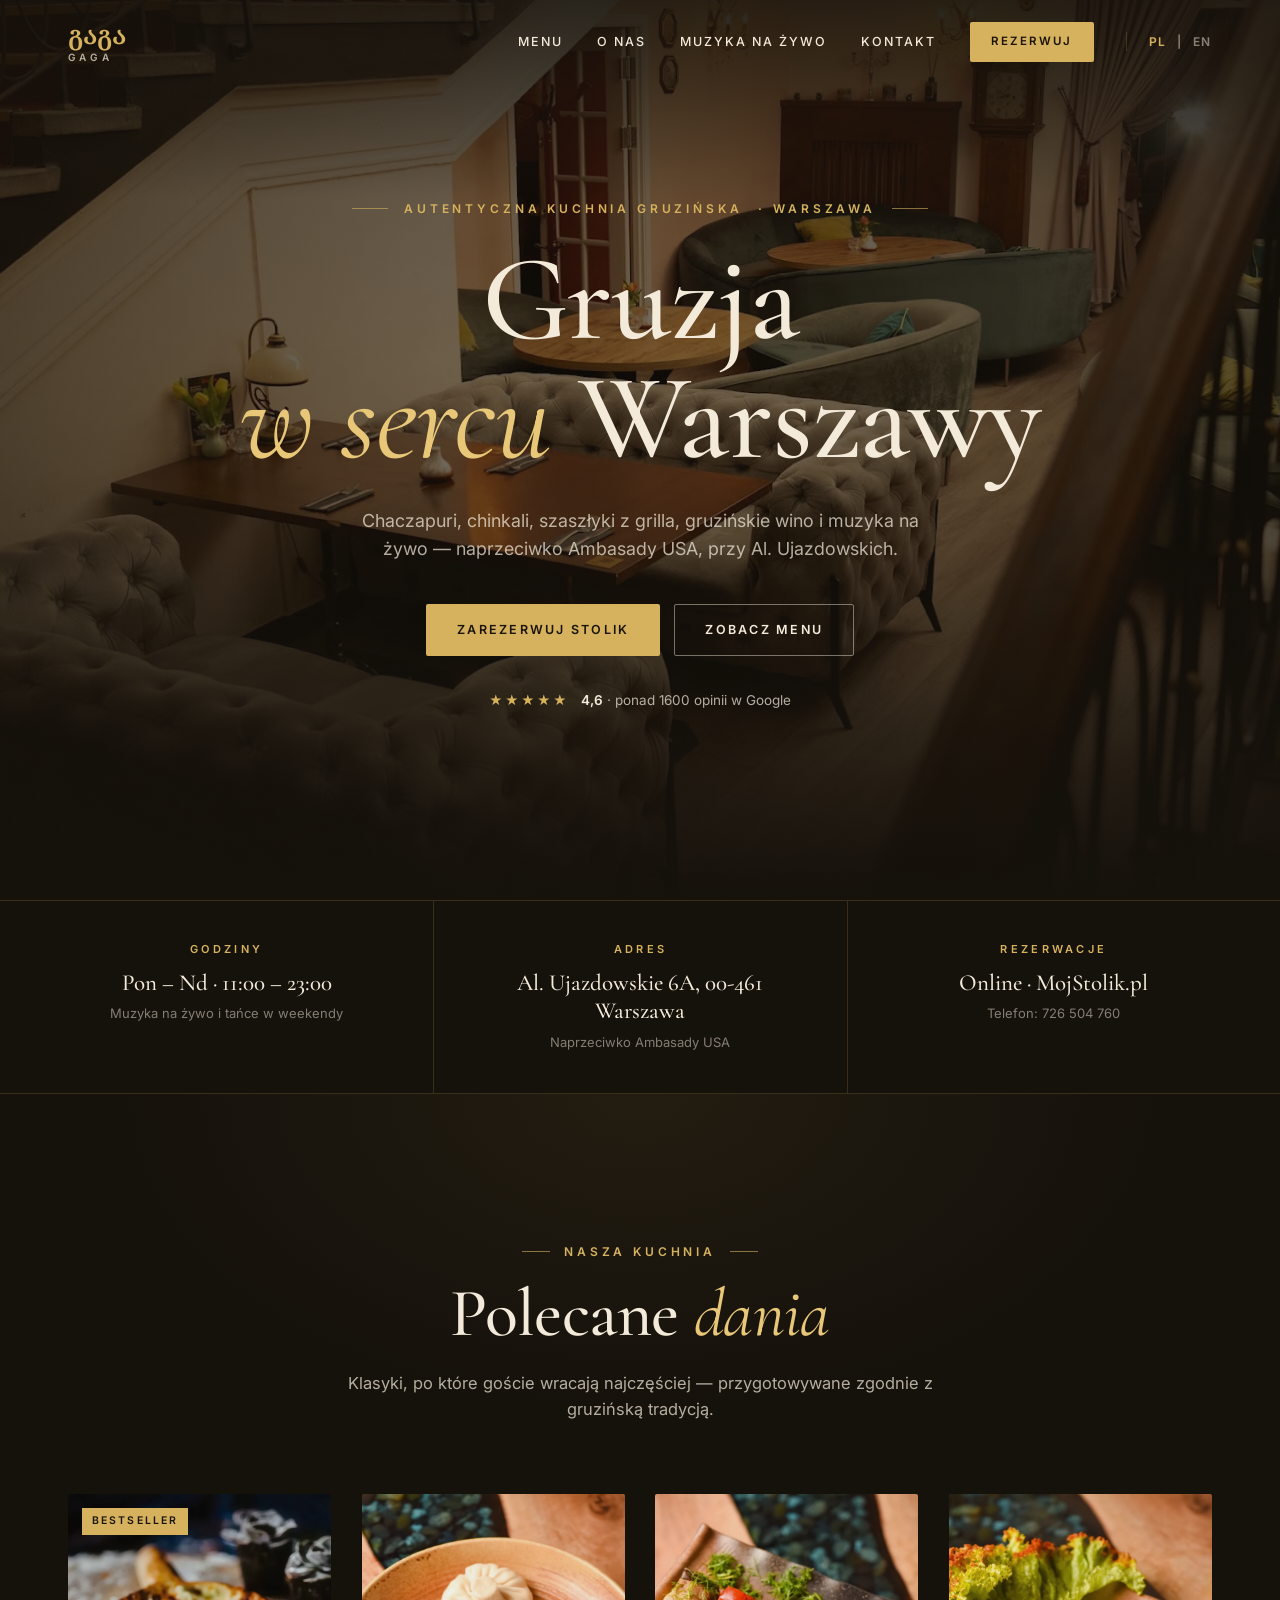
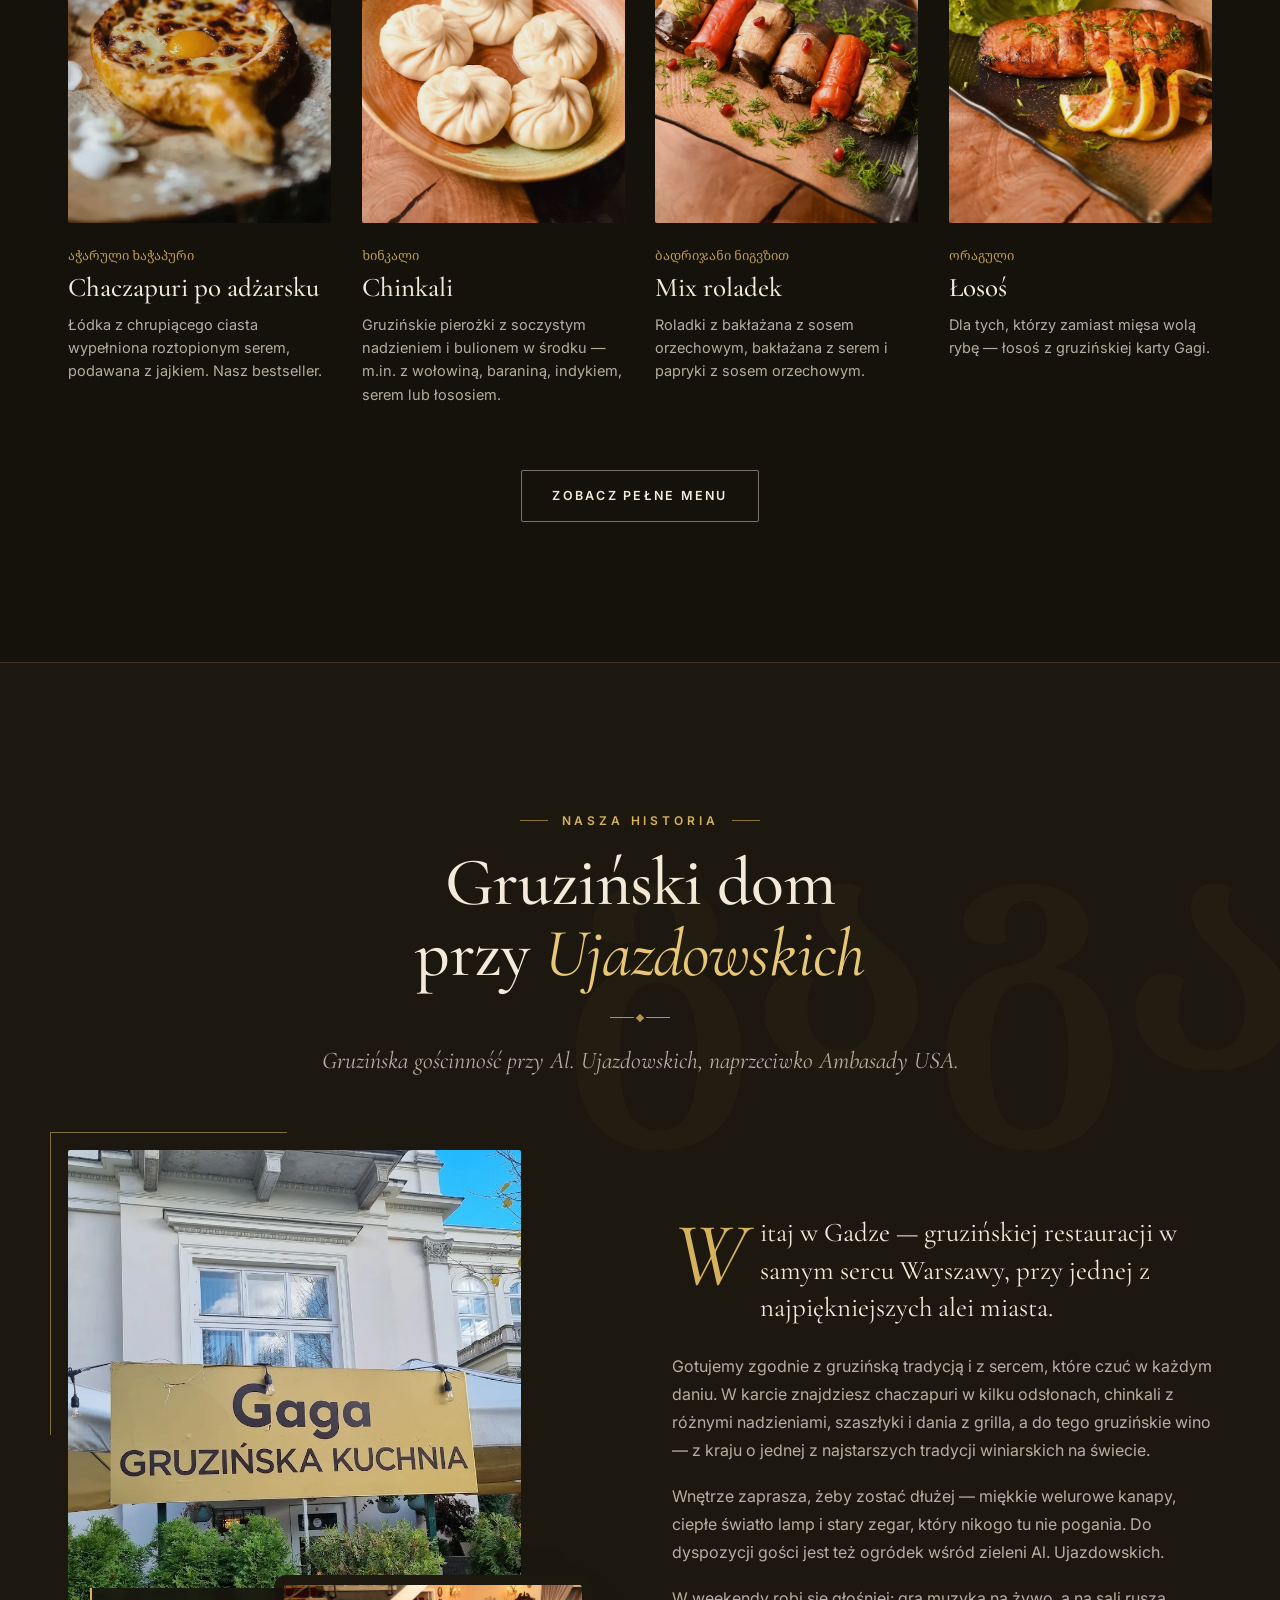
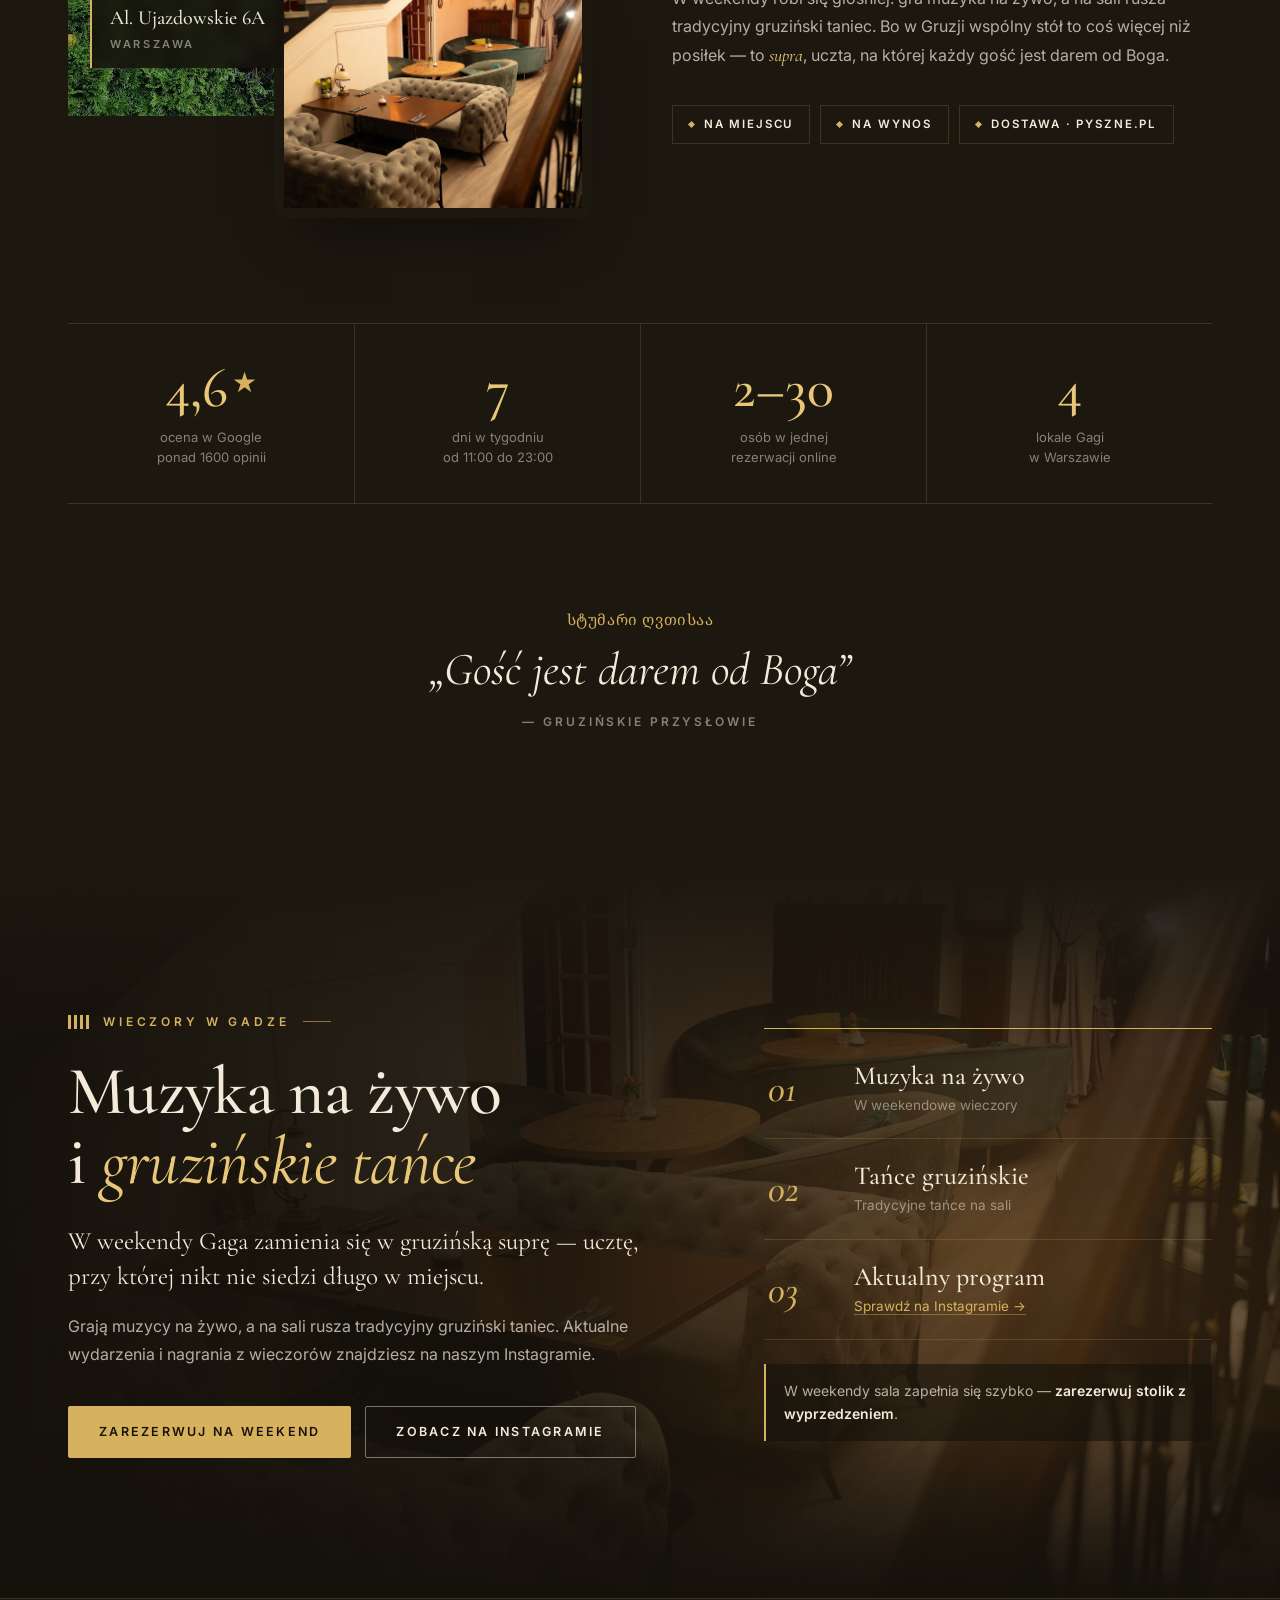
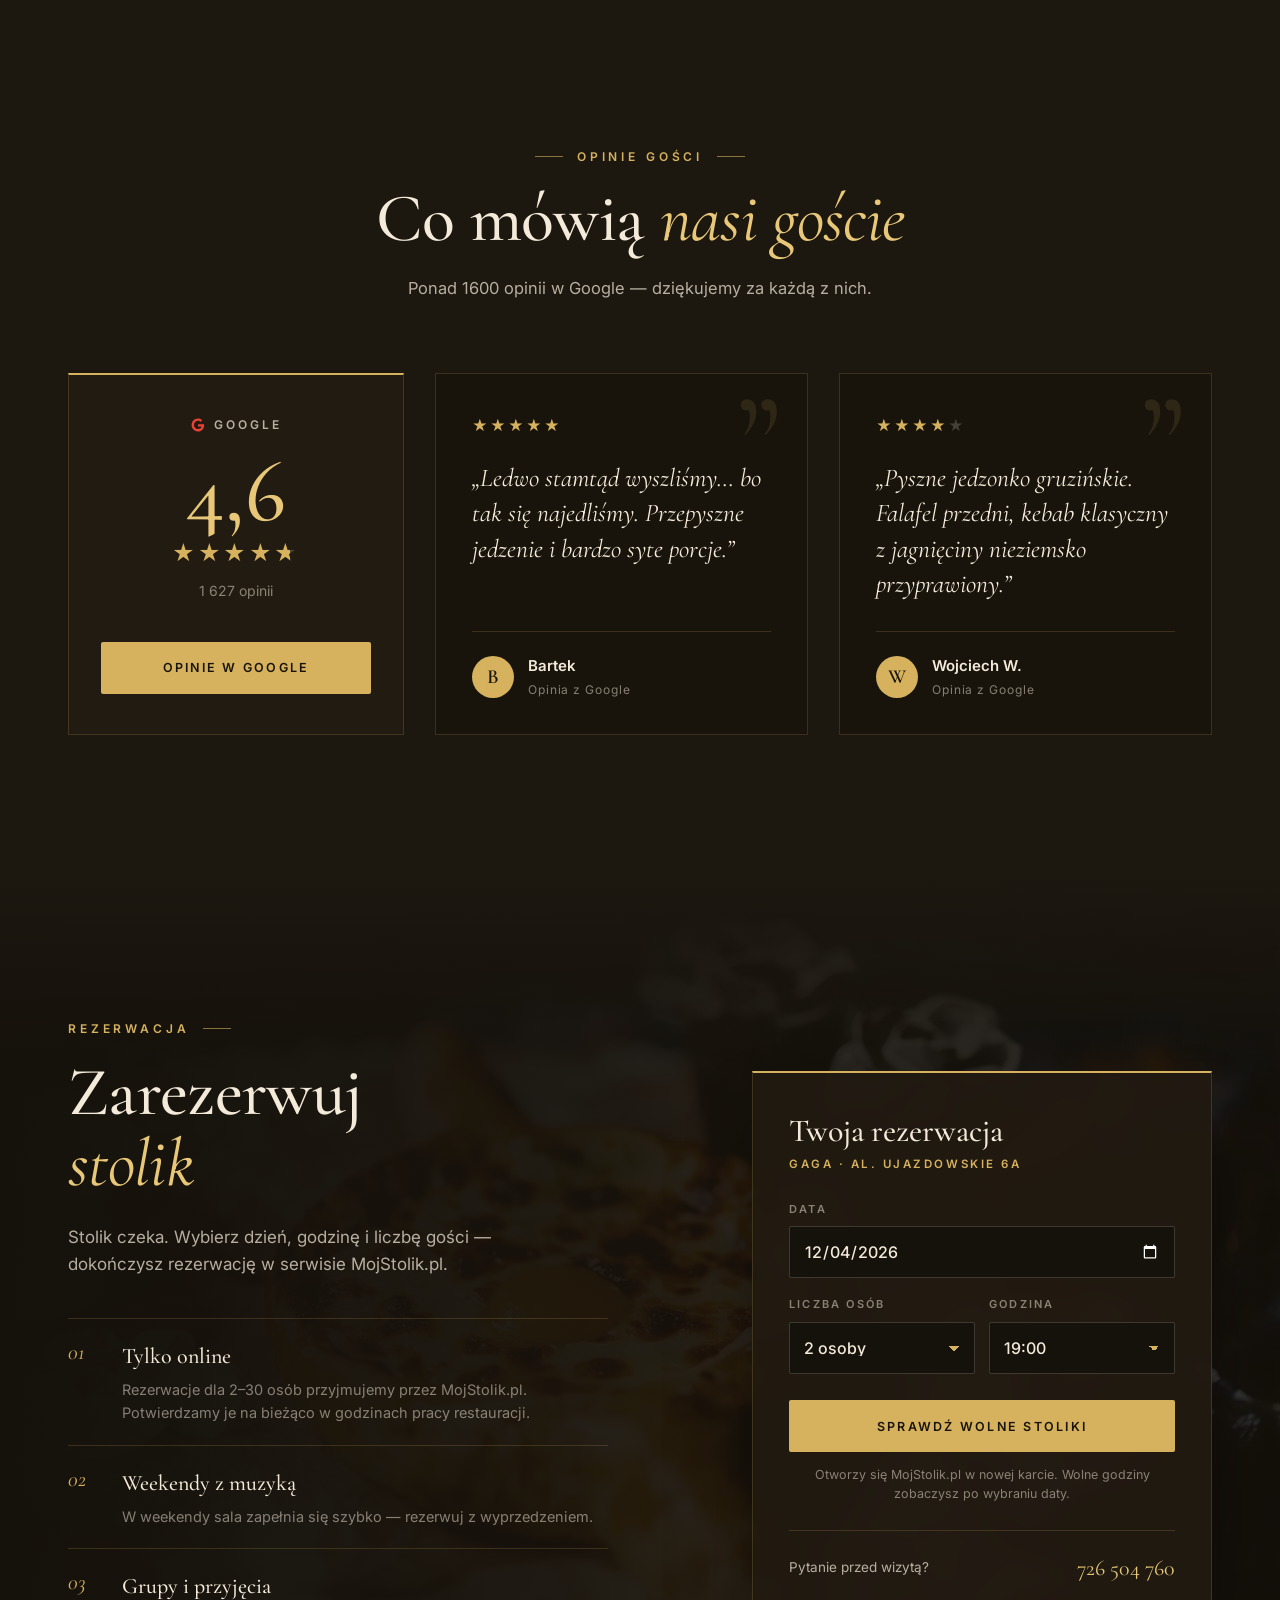
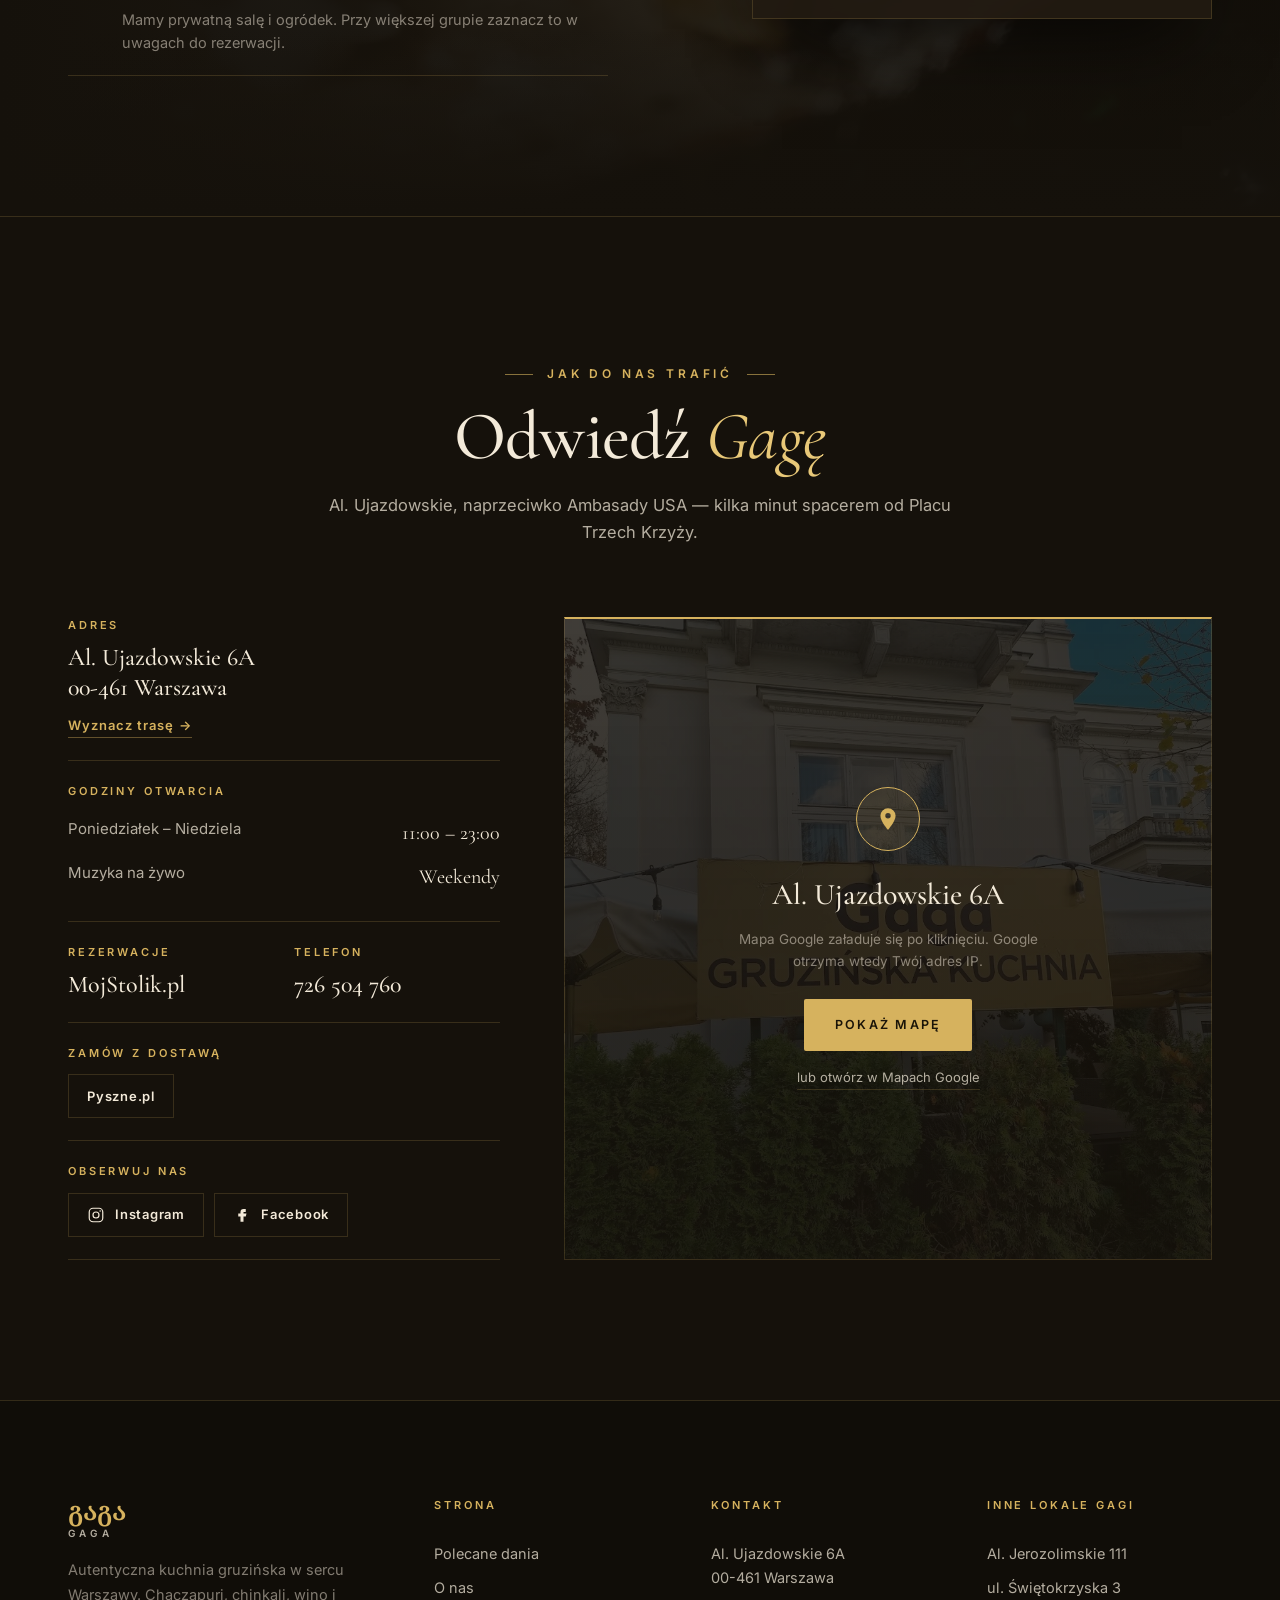
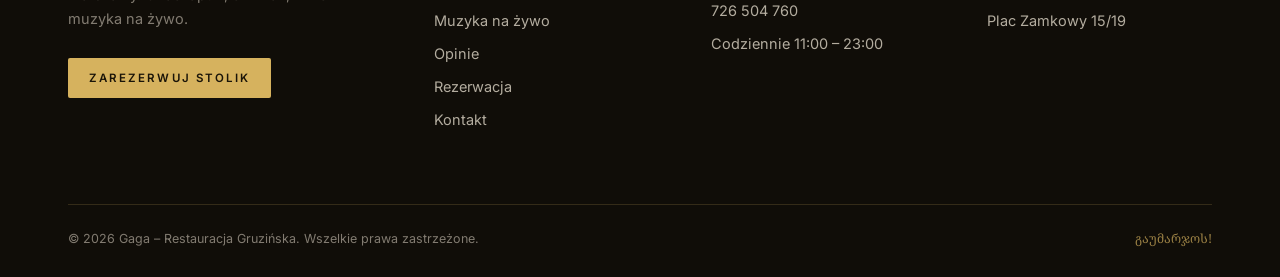
<file: index.html>
<!doctype html>
<html lang="pl">
<head>
  <meta charset="utf-8">
  <meta name="viewport" content="width=device-width, initial-scale=1">
  <title>Gaga – Restauracja Gruzińska | Al. Ujazdowskie 6A, Warszawa</title>
  <meta name="description" content="Gaga – autentyczna kuchnia gruzińska w sercu Warszawy. Chaczapuri, chinkali, gruzińskie wina, muzyka na żywo. Al. Ujazdowskie 6A, naprzeciwko Ambasady USA.">
  <link rel="alternate" hreflang="pl" href="index.html">
  <link rel="alternate" hreflang="en" href="en.html">
  <link rel="preconnect" href="https://fonts.googleapis.com">
  <link rel="preconnect" href="https://fonts.gstatic.com" crossorigin>
  <link href="https://fonts.googleapis.com/css2?family=Cormorant+Garamond:ital,wght@0,400;0,500;0,600;1,400;1,500&family=Inter:wght@400;500;600&family=Noto+Serif+Georgian:wght@500;600&display=swap" rel="stylesheet">
  <link rel="preload" as="image" href="assets/img/wnetrze.webp">
  <link rel="stylesheet" href="css/style.css">
  <script>document.documentElement.classList.add("js")</script>
</head>
<body>

  <!-- ============ HEADER ============ -->
  <header class="site-header" id="top">
    <div class="header-inner">
      <a href="#top" class="logo" aria-label="Gaga – strona główna">
        <span class="logo-ka" lang="ka">გაგა</span>
        <span class="logo-lat">Gaga</span>
      </a>

      <nav class="main-nav" id="mainNav" aria-label="Nawigacja główna">
        <a href="#menu">Menu</a>
        <a href="#o-nas">O nas</a>
        <a href="#wieczory">Muzyka na żywo</a>
        <a href="#kontakt">Kontakt</a>
        <a href="#rezerwacja" class="btn btn-gold btn-sm nav-cta">Rezerwuj</a>
      </nav>

      <div class="header-right">
        <div class="lang" aria-label="Język">
          <a href="index.html" class="is-active" aria-current="true" hreflang="pl">PL</a>
          <span aria-hidden="true">|</span>
          <a href="en.html" hreflang="en" lang="en">EN</a>
        </div>
        <button class="burger" id="burger" aria-label="Otwórz menu" aria-expanded="false" aria-controls="mainNav">
          <span></span><span></span>
        </button>
      </div>
    </div>
  </header>

  <!-- ============ HERO ============ -->
  <section class="hero" aria-label="Gaga – Restauracja Gruzińska">
    <div class="hero-slides" aria-hidden="true">
      <div class="slide is-active" style="background-image:url('assets/img/wnetrze.webp')"></div>
      <div class="slide" style="background-image:url('assets/img/chaczapuri.webp')"></div>
      <div class="slide" style="background-image:url('assets/img/chinkali.webp')"></div>
      <div class="slide" style="background-image:url('assets/img/badridzani.webp')"></div>
    </div>
    <div class="hero-shade" aria-hidden="true"></div>

    <div class="hero-content">
      <p class="eyebrow reveal">Autentyczna kuchnia gruzińska<span class="eyebrow-city"> · Warszawa</span></p>
      <h1 class="hero-title reveal">Gruzja<br><em>w sercu</em> Warszawy</h1>
      <p class="hero-lead reveal">Chaczapuri, chinkali, szaszłyki z grilla, gruzińskie wino i&nbsp;muzyka na żywo — naprzeciwko Ambasady USA, przy Al.&nbsp;Ujazdowskich.</p>
      <div class="hero-actions reveal">
        <a href="#rezerwacja" class="btn btn-gold">Zarezerwuj stolik</a>
        <a href="#menu" class="btn btn-ghost">Zobacz menu</a>
      </div>
      <div class="hero-rating reveal">
        <span class="stars" aria-hidden="true">★★★★★</span>
        <span><strong>4,6</strong> · ponad 1600 opinii w Google</span>
      </div>
    </div>
  </section>

  <!-- ============ INFO STRIP ============ -->
  <section class="info-strip" id="info" aria-label="Informacje">
    <div class="info-inner">
      <div class="info-item">
        <p class="info-label">Godziny</p>
        <p class="info-value">Pon – Nd · 11:00 – 23:00</p>
        <p class="info-note">Muzyka na żywo i tańce w weekendy</p>
      </div>
      <div class="info-item">
        <p class="info-label">Adres</p>
        <p class="info-value"><a href="https://www.google.com/maps/place/Gaga+restauracja+gruzinska/@52.2243801,21.0242509,17z" target="_blank" rel="noopener">Al. Ujazdowskie 6A, 00-461 Warszawa</a></p>
        <p class="info-note">Naprzeciwko Ambasady USA</p>
      </div>
      <div class="info-item">
        <p class="info-label">Rezerwacje</p>
        <p class="info-value"><a href="#rezerwacja">Online · MojStolik.pl</a></p>
        <p class="info-note">Telefon: <a href="tel:+48726504760">726 504 760</a></p>
      </div>
    </div>
  </section>

  <!-- ============ POLECANE DANIA ============ -->
  <section class="section dishes" id="menu" aria-labelledby="dishes-title">
    <div class="container">
      <header class="section-header fade-up">
        <p class="section-eyebrow">Nasza kuchnia</p>
        <h2 class="section-title" id="dishes-title">Polecane <em>dania</em></h2>
        <p class="section-desc">Klasyki, po które goście wracają najczęściej — przygotowywane zgodnie z gruzińską tradycją.</p>
      </header>

      <div class="dish-grid">
        <article class="dish-card fade-up">
          <div class="dish-img">
            <img src="assets/img/chaczapuri.webp" alt="Chaczapuri po adżarsku z serem i żółtkiem" loading="lazy" width="1360" height="911">
            <span class="dish-tag">Bestseller</span>
          </div>
          <p class="dish-ka" lang="ka">აჭარული ხაჭაპური</p>
          <h3 class="dish-name">Chaczapuri po adżarsku</h3>
          <p class="dish-desc">Łódka z chrupiącego ciasta wypełniona roztopionym serem, podawana z jajkiem. Nasz bestseller.</p>
        </article>

        <article class="dish-card fade-up">
          <div class="dish-img">
            <img src="assets/img/chinkali.webp" alt="Chinkali – gruzińskie pierożki w misce" loading="lazy" width="1360" height="907">
          </div>
          <p class="dish-ka" lang="ka">ხინკალი</p>
          <h3 class="dish-name">Chinkali</h3>
          <p class="dish-desc">Gruzińskie pierożki z soczystym nadzieniem i bulionem w środku — m.in. z wołowiną, baraniną, indykiem, serem lub łososiem.</p>
        </article>

        <article class="dish-card fade-up">
          <div class="dish-img">
            <img src="assets/img/badridzani.webp" alt="Mix roladek – roladki z bakłażana i papryki z sosem orzechowym" loading="lazy" width="1360" height="907">
          </div>
          <p class="dish-ka" lang="ka">ბადრიჯანი ნიგვზით</p>
          <h3 class="dish-name">Mix roladek</h3>
          <p class="dish-desc">Roladki z bakłażana z sosem orzechowym, bakłażana z serem i papryki z sosem orzechowym.</p>
        </article>

        <article class="dish-card fade-up">
          <div class="dish-img">
            <img src="assets/img/losos.webp" alt="Łosoś podany z cytryną i sałatą" loading="lazy" width="1020" height="1020">
          </div>
          <p class="dish-ka" lang="ka">ორაგული</p>
          <h3 class="dish-name">Łosoś</h3>
          <p class="dish-desc">Dla tych, którzy zamiast mięsa wolą rybę — łosoś z gruzińskiej karty Gagi.</p>
        </article>
      </div>

      <div class="section-cta fade-up">
        <a href="#" class="btn btn-ghost">Zobacz pełne menu</a>
      </div>
    </div>
  </section>

  <!-- ============ O NAS ============ -->
  <section class="section about" id="o-nas" aria-labelledby="about-title">
    <span class="about-watermark" aria-hidden="true" lang="ka">გაგა</span>
    <div class="container">
      <header class="section-header fade-up">
        <p class="section-eyebrow">Nasza historia</p>
        <h2 class="section-title" id="about-title">Gruziński dom<br>przy <em>Ujazdowskich</em></h2>
        <span class="ornament" aria-hidden="true"></span>
        <p class="about-tagline">Gruzińska gościnność przy Al. Ujazdowskich, naprzeciwko Ambasady USA.</p>
      </header>

      <div class="about-grid">
        <div class="about-media fade-up">
          <figure class="about-photo about-photo--main">
            <img src="assets/img/fasada.webp" alt="Budynek przy Al. Ujazdowskich 6A z szyldem Gaga – Gruzińska Kuchnia" loading="lazy" width="1360" height="1020">
          </figure>
          <figure class="about-photo about-photo--inset">
            <img src="assets/img/wnetrze.webp" alt="Wnętrze restauracji Gaga – welurowe kanapy, drewniane stoły i stary zegar" loading="lazy" width="1360" height="907">
          </figure>
          <p class="about-badge"><span>Al. Ujazdowskie 6A</span>Warszawa</p>
        </div>

        <div class="about-text fade-up">
          <p class="about-lead"><span class="dropcap">W</span>itaj w Gadze — gruzińskiej restauracji w samym sercu Warszawy, przy jednej z najpiękniejszych alei miasta.</p>
          <p>Gotujemy zgodnie z gruzińską tradycją i z sercem, które czuć w każdym daniu. W karcie znajdziesz chaczapuri w kilku odsłonach, chinkali z różnymi nadzieniami, szaszłyki i dania z grilla, a do tego gruzińskie wino — z kraju o jednej z najstarszych tradycji winiarskich na świecie.</p>
          <p>Wnętrze zaprasza, żeby zostać dłużej — miękkie welurowe kanapy, ciepłe światło lamp i stary zegar, który nikogo tu nie pogania. Do dyspozycji gości jest też ogródek wśród zieleni Al. Ujazdowskich.</p>
          <p>W weekendy robi się głośniej: gra muzyka na żywo, a na sali rusza tradycyjny gruziński taniec. Bo w Gruzji wspólny stół to coś więcej niż posiłek — to <em>supra</em>, uczta, na której każdy gość jest darem od Boga.</p>

          <ul class="about-services" aria-label="Formy obsługi">
            <li>Na miejscu</li>
            <li>Na wynos</li>
            <li>Dostawa · Pyszne.pl</li>
          </ul>
        </div>
      </div>

      <div class="about-stats fade-up">
        <div class="stat">
          <p class="stat-num">4,6<span>★</span></p>
          <p class="stat-label">ocena w Google<br>ponad 1600 opinii</p>
        </div>
        <div class="stat">
          <p class="stat-num">7</p>
          <p class="stat-label">dni w tygodniu<br>od 11:00 do 23:00</p>
        </div>
        <div class="stat">
          <p class="stat-num">2–30</p>
          <p class="stat-label">osób w jednej<br>rezerwacji online</p>
        </div>
        <div class="stat">
          <p class="stat-num">4</p>
          <p class="stat-label">lokale Gagi<br>w Warszawie</p>
        </div>
      </div>

      <blockquote class="about-quote fade-up">
        <p lang="ka" class="about-quote-ka">სტუმარი ღვთისაა</p>
        <p class="about-quote-pl">„Gość jest darem od Boga”</p>
        <cite>— gruzińskie przysłowie</cite>
      </blockquote>
    </div>
  </section>

  <!-- ============ MUZYKA NA ŻYWO ============ -->
  <section class="live" id="wieczory" aria-labelledby="live-title">
    <div class="live-bg" aria-hidden="true"></div>

    <div class="container live-inner">
      <div class="live-copy fade-up">
        <p class="section-eyebrow live-eyebrow">
          <span class="eq" aria-hidden="true"><i></i><i></i><i></i><i></i></span>
          Wieczory w Gadze
        </p>
        <h2 class="section-title live-title" id="live-title">Muzyka na żywo<br>i <em>gruzińskie tańce</em></h2>
        <p class="live-lead">W weekendy Gaga zamienia się w gruzińską suprę — ucztę, przy której nikt nie siedzi długo w miejscu.</p>
        <p>Grają muzycy na żywo, a na sali rusza tradycyjny gruziński taniec. Aktualne wydarzenia i nagrania z wieczorów znajdziesz na naszym Instagramie.</p>
        <div class="live-actions">
          <a href="#rezerwacja" class="btn btn-gold">Zarezerwuj na weekend</a>
          <a href="https://www.instagram.com/gaga_restauracja_gruzinska/" class="btn btn-ghost" target="_blank" rel="noopener">Zobacz na Instagramie</a>
        </div>
      </div>

      <ol class="live-days fade-up" aria-label="Co dzieje się w weekendy">
        <li class="day">
          <span class="day-short">01</span>
          <div>
            <p class="day-name">Muzyka na żywo</p>
            <p class="day-note">W weekendowe wieczory</p>
          </div>
        </li>
        <li class="day">
          <span class="day-short">02</span>
          <div>
            <p class="day-name">Tańce gruzińskie</p>
            <p class="day-note">Tradycyjne tańce na sali</p>
          </div>
        </li>
        <li class="day">
          <span class="day-short">03</span>
          <div>
            <p class="day-name">Aktualny program</p>
            <p class="day-note"><a href="https://www.instagram.com/gaga_restauracja_gruzinska/" target="_blank" rel="noopener">Sprawdź na Instagramie →</a></p>
          </div>
        </li>
        <li class="day-tip">
          W weekendy sala zapełnia się szybko — <strong>zarezerwuj stolik z wyprzedzeniem</strong>.
        </li>
      </ol>
    </div>
  </section>

  <!-- ============ OPINIE GOŚCI ============ -->
  <section class="section reviews" id="opinie" aria-labelledby="reviews-title">
    <div class="container">
      <header class="section-header fade-up">
        <p class="section-eyebrow">Opinie gości</p>
        <h2 class="section-title" id="reviews-title">Co mówią <em>nasi goście</em></h2>
        <p class="section-desc">Ponad 1600 opinii w Google — dziękujemy za każdą z nich.</p>
      </header>

      <div class="reviews-grid">
        <aside class="rating-card fade-up" aria-label="Ocena w Google">
          <p class="rating-source">
            <svg class="g-logo" viewBox="0 0 24 24" aria-hidden="true"><path fill="#EA4335" d="M12 10.2v3.9h5.5c-.2 1.3-1.6 3.9-5.5 3.9-3.3 0-6-2.7-6-6.1s2.7-6.1 6-6.1c1.9 0 3.1.8 3.8 1.5l2.6-2.5C16.8 3.3 14.6 2.3 12 2.3 6.7 2.3 2.4 6.6 2.4 12s4.3 9.7 9.6 9.7c5.5 0 9.2-3.9 9.2-9.4 0-.6-.1-1.1-.2-1.6H12z"/></svg>
            Google
          </p>
          <p class="rating-num">4,6</p>
          <p class="rating-stars" aria-label="4,6 na 5 gwiazdek"><span style="--r: 4.6"></span></p>
          <p class="rating-count">1 627 opinii</p>
          <a class="btn btn-gold rating-btn" href="https://www.google.com/maps/place/Gaga+restauracja+gruzinska/@52.2243801,21.0242509,17z" target="_blank" rel="noopener">Opinie w Google</a>
        </aside>

        <!-- Prawdziwe opinie z Google (skrócone). Kolejne można dodać, kopiując <figure class="review">. -->
        <figure class="review fade-up">
          <p class="review-stars" aria-label="5 na 5 gwiazdek">★★★★★</p>
          <blockquote class="review-text">
            <p>„Ledwo stamtąd wyszliśmy… bo tak się najedliśmy. Przepyszne jedzenie i&nbsp;bardzo syte porcje.”</p>
          </blockquote>
          <figcaption class="review-meta">
            <span class="review-avatar" aria-hidden="true">B</span>
            <span><strong>Bartek</strong><small>Opinia z Google</small></span>
          </figcaption>
        </figure>

        <figure class="review fade-up">
          <p class="review-stars" aria-label="4 na 5 gwiazdek">★★★★<span class="star-off">★</span></p>
          <blockquote class="review-text">
            <p>„Pyszne jedzonko gruzińskie. Falafel przedni, kebab klasyczny z&nbsp;jagnięciny nieziemsko przyprawiony.”</p>
          </blockquote>
          <figcaption class="review-meta">
            <span class="review-avatar" aria-hidden="true">W</span>
            <span><strong>Wojciech W.</strong><small>Opinia z Google</small></span>
          </figcaption>
        </figure>
      </div>
    </div>
  </section>

  <!-- ============ REZERWACJA ============ -->
  <section class="section booking" id="rezerwacja" aria-labelledby="booking-title">
    <div class="booking-bg" aria-hidden="true"></div>
    <div class="container booking-inner">
      <div class="booking-copy fade-up">
        <p class="section-eyebrow booking-eyebrow">Rezerwacja</p>
        <h2 class="section-title" id="booking-title">Zarezerwuj<br><em>stolik</em></h2>
        <p class="booking-lead">Stolik czeka. Wybierz dzień, godzinę i liczbę gości — dokończysz rezerwację w serwisie MojStolik.pl.</p>

        <ul class="booking-points">
          <li>
            <span class="bp-num">01</span>
            <div><strong>Tylko online</strong><p>Rezerwacje dla 2–30 osób przyjmujemy przez MojStolik.pl. Potwierdzamy je na bieżąco w godzinach pracy restauracji.</p></div>
          </li>
          <li>
            <span class="bp-num">02</span>
            <div><strong>Weekendy z muzyką</strong><p>W weekendy sala zapełnia się szybko — rezerwuj z wyprzedzeniem.</p></div>
          </li>
          <li>
            <span class="bp-num">03</span>
            <div><strong>Grupy i przyjęcia</strong><p>Mamy prywatną salę i ogródek. Przy większej grupie zaznacz to w uwagach do rezerwacji.</p></div>
          </li>
        </ul>
      </div>

      <form class="booking-card fade-up" id="bookingForm" action="https://www.mojstolik.pl/restauracja/gaga/159c47e965fef9033cdbeac780345b3c/" method="get" target="_blank" aria-label="Wybierz termin rezerwacji">
        <p class="booking-card-title">Twoja rezerwacja</p>
        <p class="booking-card-sub">Gaga · Al. Ujazdowskie 6A</p>

        <div class="field">
          <label for="bDate">Data</label>
          <input type="date" id="bDate" name="date" required>
        </div>

        <div class="field-row">
          <div class="field">
            <label for="bPersons">Liczba osób</label>
            <select id="bPersons" name="persons"></select>
          </div>
          <div class="field">
            <label for="bHour">Godzina</label>
            <select id="bHour" name="hour"></select>
          </div>
        </div>

        <input type="hidden" name="location" value="Warszawa">

        <button type="submit" class="btn btn-gold booking-submit">Sprawdź wolne stoliki</button>
        <p class="booking-note">Otworzy się MojStolik.pl w nowej karcie. Wolne godziny zobaczysz po wybraniu daty.</p>

        <div class="booking-alt">
          <span>Pytanie przed wizytą?</span>
          <a href="tel:+48726504760">726 504 760</a>
        </div>
      </form>
    </div>
  </section>

  <!-- ============ KONTAKT ============ -->
  <section class="section contact" id="kontakt" aria-labelledby="contact-title">
    <div class="container">
      <header class="section-header fade-up">
        <p class="section-eyebrow">Jak do nas trafić</p>
        <h2 class="section-title" id="contact-title">Odwiedź <em>Gagę</em></h2>
        <p class="section-desc">Al. Ujazdowskie, naprzeciwko Ambasady USA — kilka minut spacerem od Placu Trzech Krzyży.</p>
      </header>

      <div class="contact-grid">
        <div class="contact-info fade-up">
          <div class="ci-block">
            <p class="ci-label">Adres</p>
            <p class="ci-value">Al. Ujazdowskie 6A<br>00-461 Warszawa</p>
            <a class="ci-link" href="https://www.google.com/maps/dir/?api=1&amp;destination=Gaga+restauracja+gruzinska,+Al.+Ujazdowskie+6A,+00-461+Warszawa" target="_blank" rel="noopener">Wyznacz trasę →</a>
          </div>

          <div class="ci-block">
            <p class="ci-label">Godziny otwarcia</p>
            <dl class="ci-hours">
              <div><dt>Poniedziałek – Niedziela</dt><dd>11:00 – 23:00</dd></div>
              <div><dt>Muzyka na żywo</dt><dd>Weekendy</dd></div>
            </dl>
          </div>

          <div class="ci-row">
            <div class="ci-block">
              <p class="ci-label">Rezerwacje</p>
              <a class="ci-value ci-value--link" href="#rezerwacja">MojStolik.pl</a>
            </div>
            <div class="ci-block">
              <p class="ci-label">Telefon</p>
              <a class="ci-value ci-value--link" href="tel:+48726504760">726 504 760</a>
            </div>
          </div>

          <div class="ci-block">
            <p class="ci-label">Zamów z dostawą</p>
            <div class="ci-chips">
              <a href="https://www.pyszne.pl/menu/gaga-restauracja-gruzinska-warszawa" target="_blank" rel="noopener">Pyszne.pl</a>
            </div>
          </div>

          <div class="ci-block">
            <p class="ci-label">Obserwuj nas</p>
            <div class="ci-social">
              <a href="https://www.instagram.com/gaga_restauracja_gruzinska/" target="_blank" rel="noopener" aria-label="Instagram">
                <svg viewBox="0 0 24 24" aria-hidden="true"><rect x="3" y="3" width="18" height="18" rx="5"/><circle cx="12" cy="12" r="4"/><circle cx="17.5" cy="6.5" r="1" class="fill"/></svg>
                <span>Instagram</span>
              </a>
              <a href="https://www.facebook.com/p/Gaga-restauracja-gruzinska-61551052827486/" target="_blank" rel="noopener" aria-label="Facebook">
                <svg viewBox="0 0 24 24" aria-hidden="true"><path d="M14 8h3V4h-3a4 4 0 0 0-4 4v2H7v4h3v7h4v-7h3l1-4h-4V8z"/></svg>
                <span>Facebook</span>
              </a>
            </div>
          </div>
        </div>

        <div class="map-card fade-up" id="mapCard">
          <div class="map-placeholder" id="mapPlaceholder">
            <div class="map-pin" aria-hidden="true">
              <svg viewBox="0 0 24 24"><path d="M12 2a7 7 0 0 0-7 7c0 5.2 7 13 7 13s7-7.8 7-13a7 7 0 0 0-7-7zm0 9.5A2.5 2.5 0 1 1 12 6.5a2.5 2.5 0 0 1 0 5z"/></svg>
            </div>
            <p class="map-title">Al. Ujazdowskie 6A</p>
            <p class="map-text">Mapa Google załaduje się po kliknięciu. Google otrzyma wtedy Twój adres IP.</p>
            <button type="button" class="btn btn-gold" id="loadMap">Pokaż mapę</button>
            <a class="map-open" href="https://www.google.com/maps/place/Gaga+restauracja+gruzinska/@52.2243801,21.0242509,17z" target="_blank" rel="noopener">lub otwórz w Mapach Google</a>
          </div>
        </div>
      </div>
    </div>
  </section>

  <!-- ============ STOPKA ============ -->
  <footer class="site-footer">
    <div class="container">
      <div class="footer-top">
        <div class="footer-brand">
          <a href="#top" class="logo" aria-label="Gaga – wróć na górę">
            <span class="logo-ka" lang="ka">გაგა</span>
            <span class="logo-lat">Gaga</span>
          </a>
          <p>Autentyczna kuchnia gruzińska w sercu Warszawy. Chaczapuri, chinkali, wino i muzyka na żywo.</p>
          <a href="#rezerwacja" class="btn btn-gold btn-sm">Zarezerwuj stolik</a>
        </div>

        <nav class="footer-col" aria-label="Nawigacja w stopce">
          <p class="footer-title">Strona</p>
          <a href="#menu">Polecane dania</a>
          <a href="#o-nas">O nas</a>
          <a href="#wieczory">Muzyka na żywo</a>
          <a href="#opinie">Opinie</a>
          <a href="#rezerwacja">Rezerwacja</a>
          <a href="#kontakt">Kontakt</a>
        </nav>

        <div class="footer-col">
          <p class="footer-title">Kontakt</p>
          <p>Al. Ujazdowskie 6A<br>00-461 Warszawa</p>
          <a href="tel:+48726504760">726 504 760</a>
          <p>Codziennie 11:00 – 23:00</p>
        </div>

        <div class="footer-col">
          <p class="footer-title">Inne lokale Gagi</p>
          <p>Al. Jerozolimskie 111</p>
          <p>ul. Świętokrzyska 3</p>
          <p>Plac Zamkowy 15/19</p>
        </div>
      </div>

      <div class="footer-bottom">
        <p>© <span id="year">2026</span> Gaga – Restauracja Gruzińska. Wszelkie prawa zastrzeżone.</p>
        <p class="footer-ka" lang="ka">გაუმარჯოს!</p>
      </div>
    </div>
  </footer>

  <script src="js/main.js" defer></script>
</body>
</html>
</file>
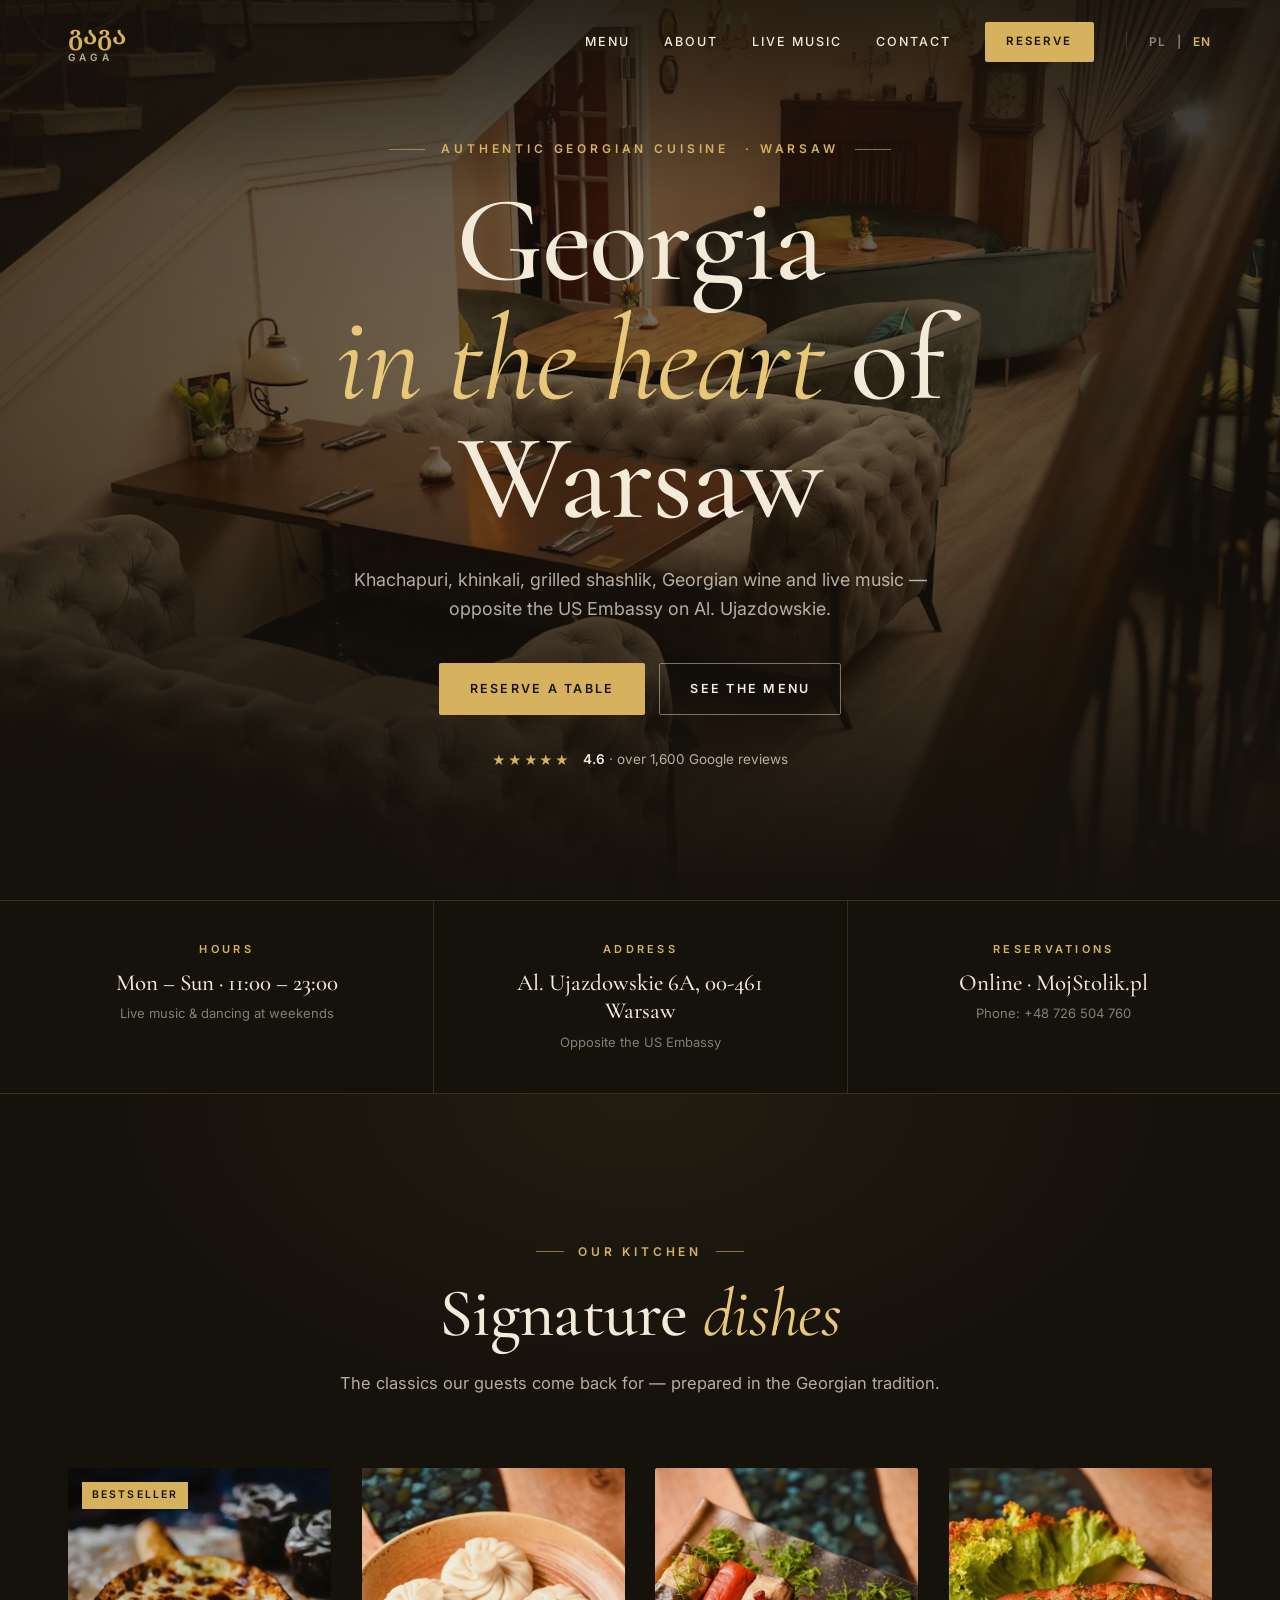
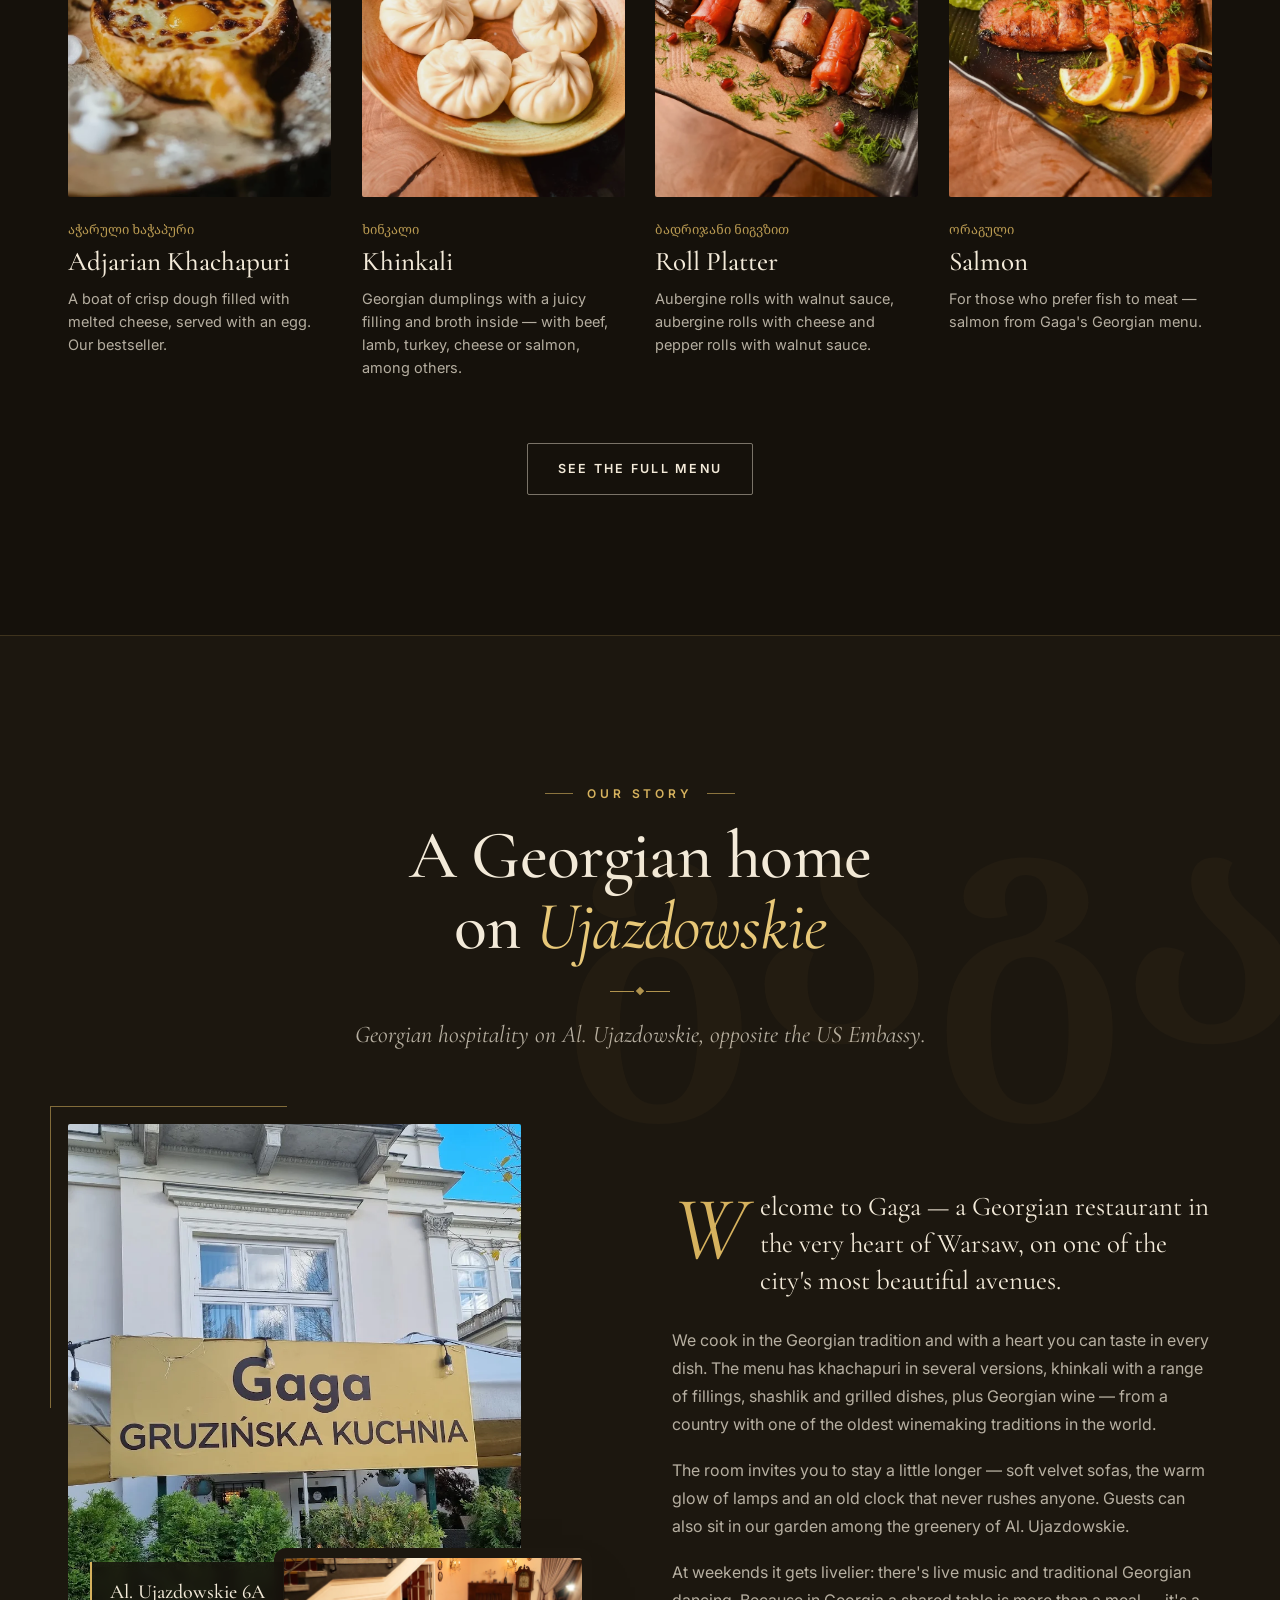
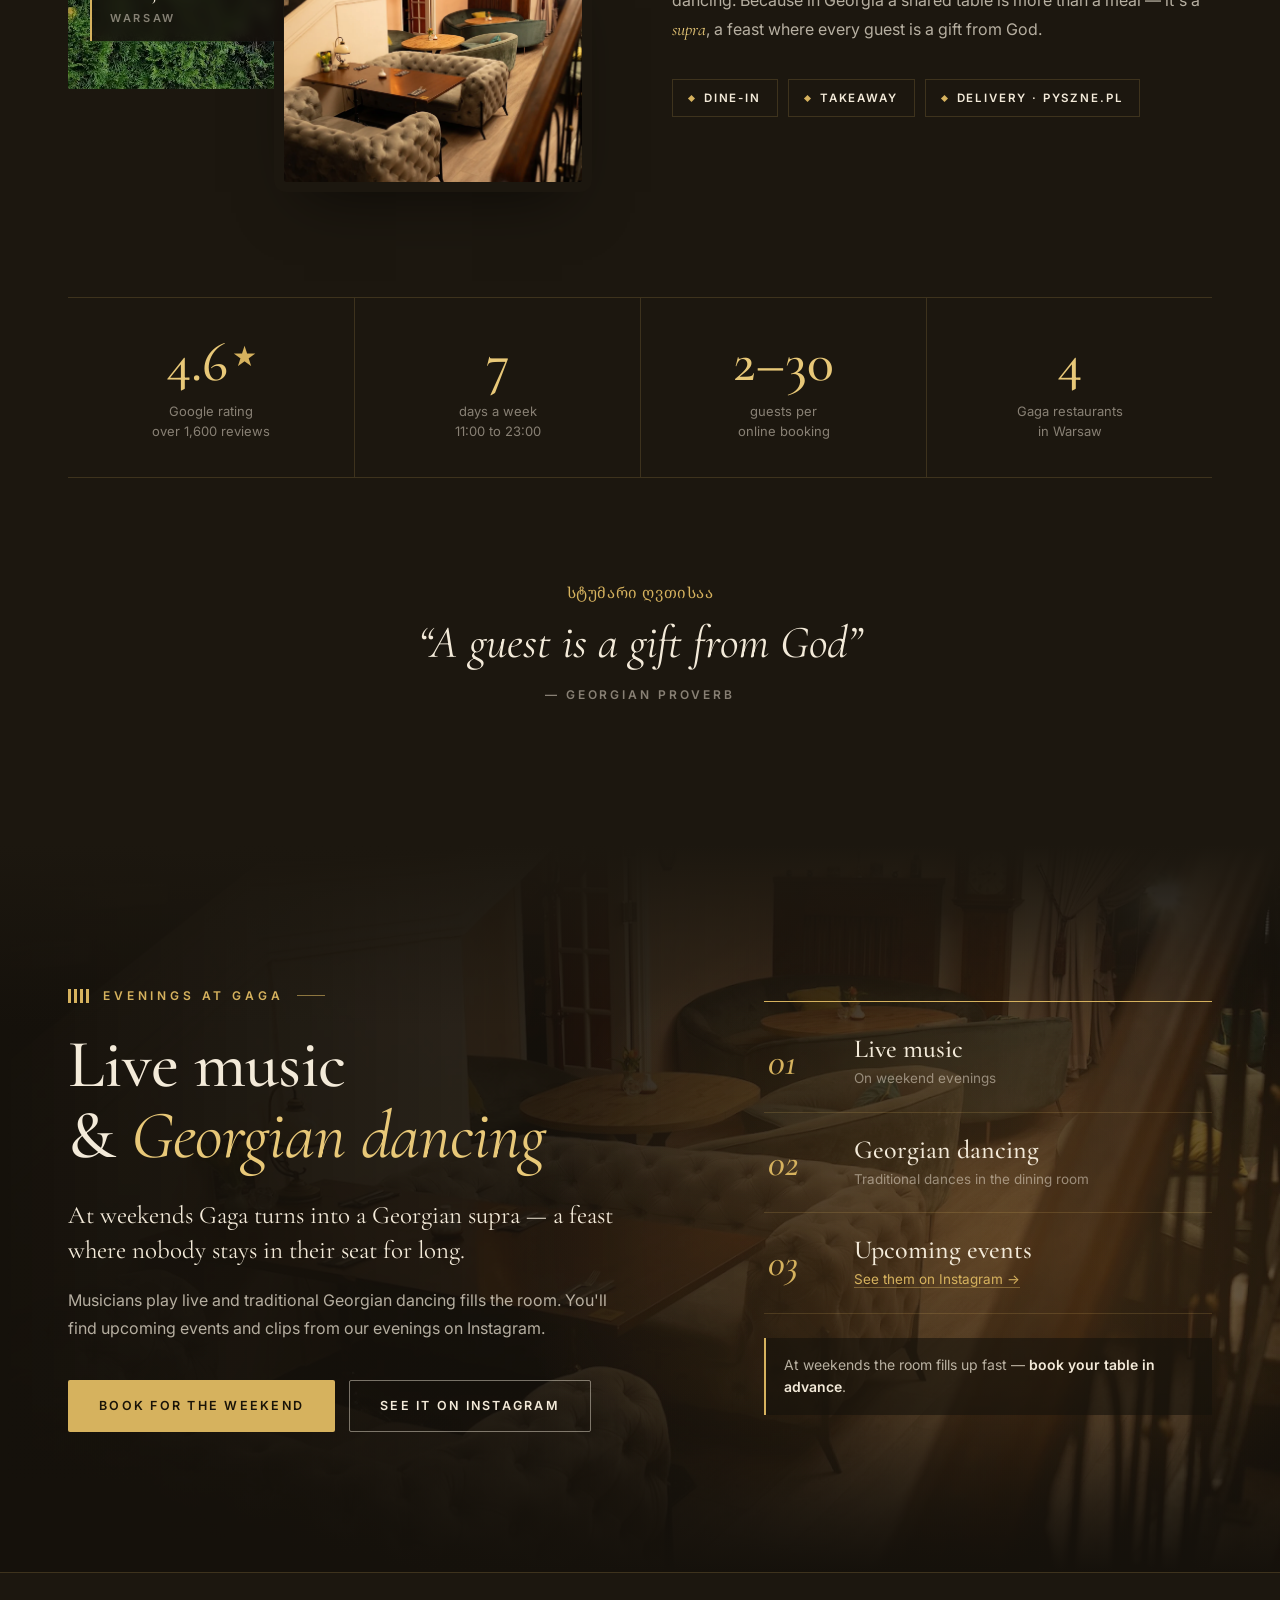
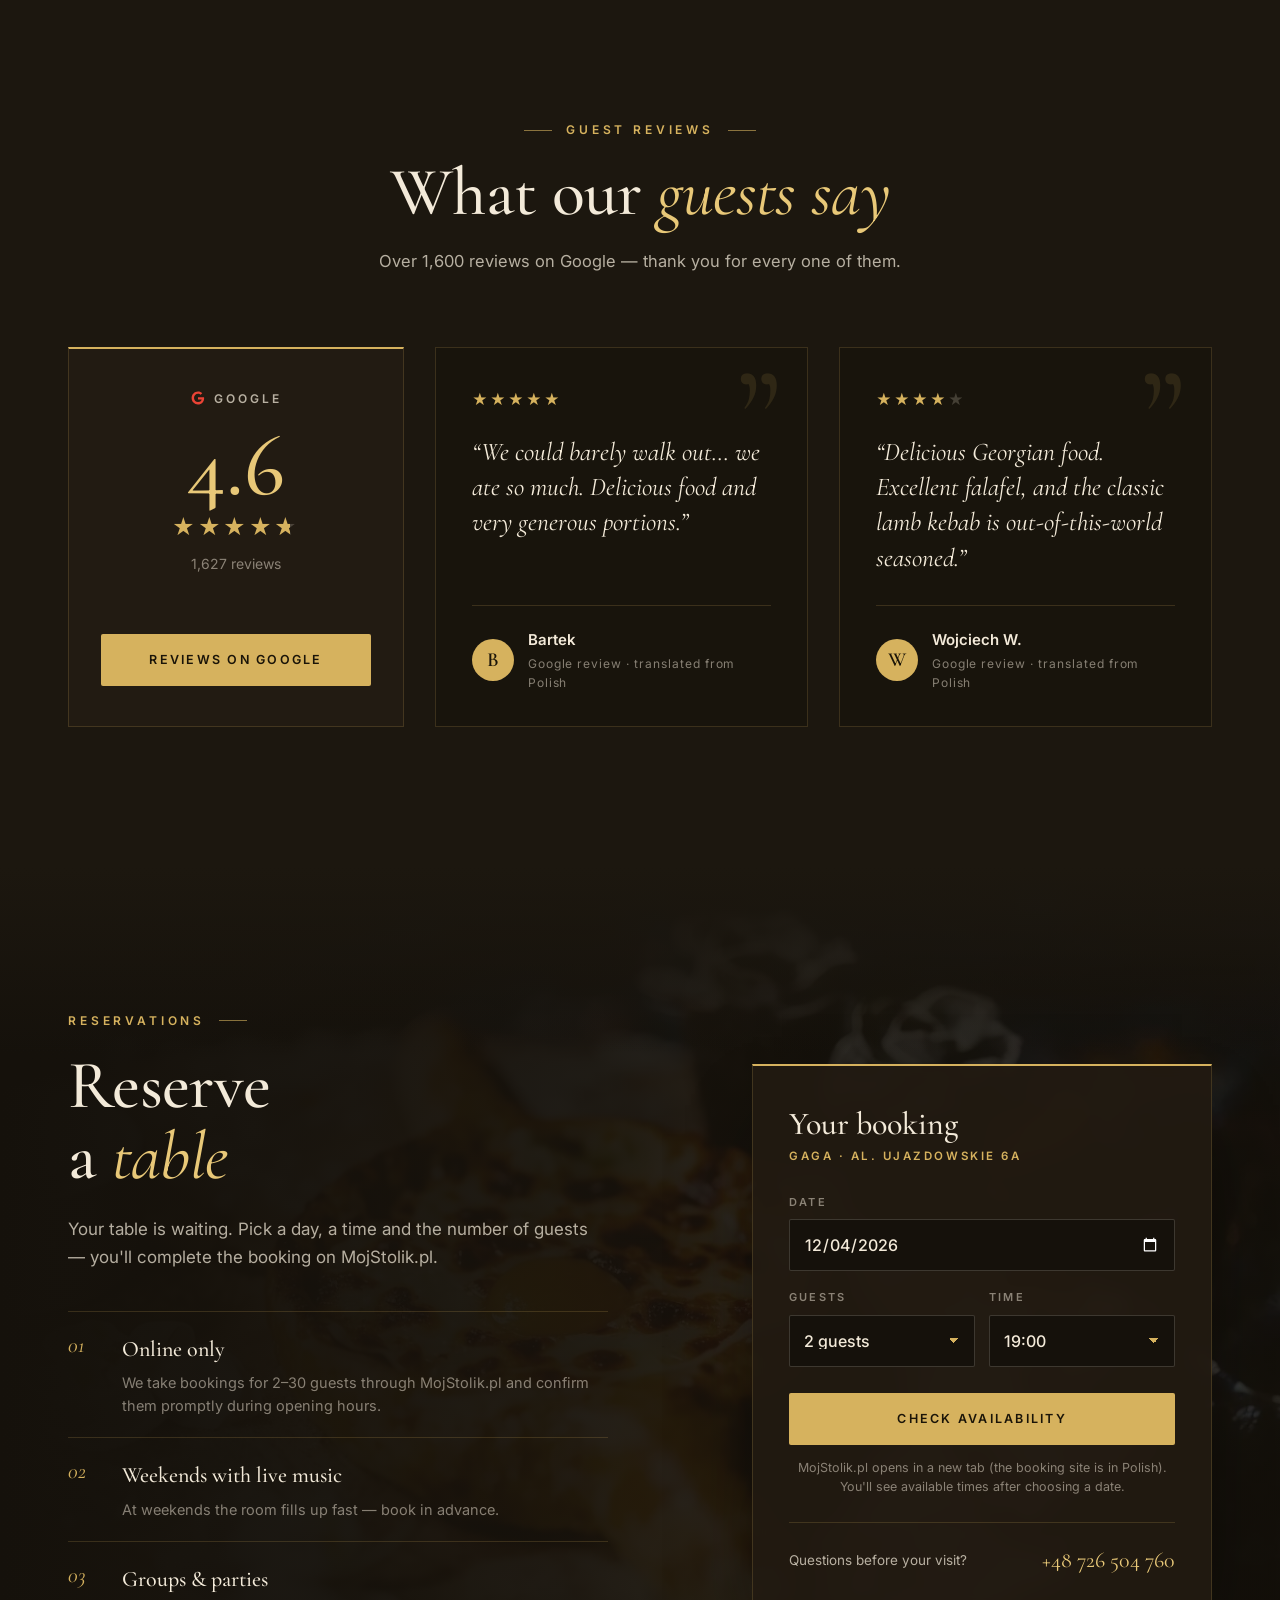
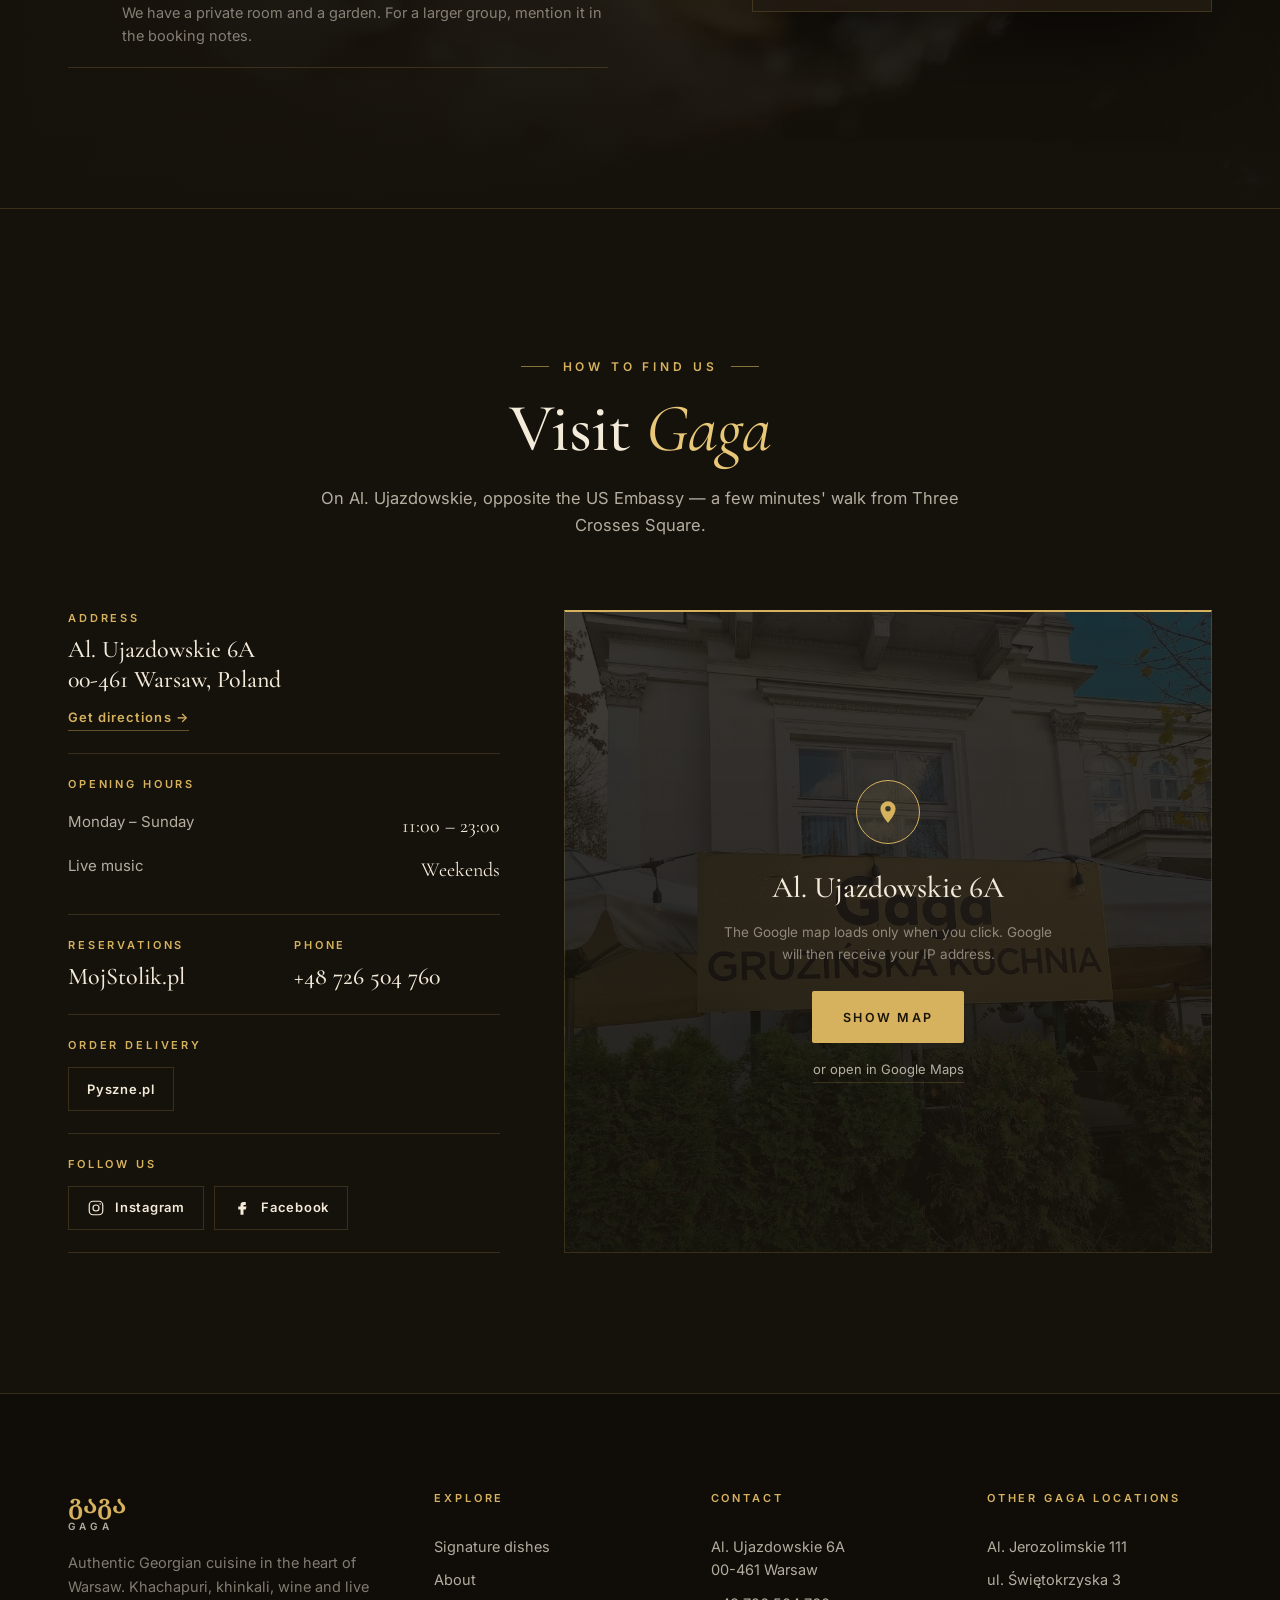
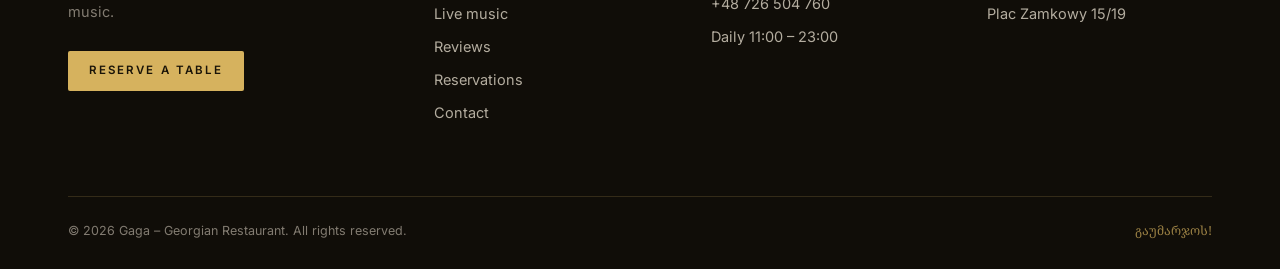
<file: en.html>
<!doctype html>
<html lang="en">
<head>
  <meta charset="utf-8">
  <meta name="viewport" content="width=device-width, initial-scale=1">
  <title>Gaga – Georgian Restaurant | Al. Ujazdowskie 6A, Warsaw</title>
  <meta name="description" content="Gaga – authentic Georgian cuisine in the heart of Warsaw. Khachapuri, khinkali, Georgian wine and live music. Al. Ujazdowskie 6A, opposite the US Embassy.">
  <link rel="alternate" hreflang="pl" href="index.html">
  <link rel="alternate" hreflang="en" href="en.html">
  <link rel="preconnect" href="https://fonts.googleapis.com">
  <link rel="preconnect" href="https://fonts.gstatic.com" crossorigin>
  <link href="https://fonts.googleapis.com/css2?family=Cormorant+Garamond:ital,wght@0,400;0,500;0,600;1,400;1,500&family=Inter:wght@400;500;600&family=Noto+Serif+Georgian:wght@500;600&display=swap" rel="stylesheet">
  <link rel="preload" as="image" href="assets/img/wnetrze.webp">
  <link rel="stylesheet" href="css/style.css">
  <script>document.documentElement.classList.add("js")</script>
</head>
<body>

  <!-- ============ HEADER ============ -->
  <header class="site-header" id="top">
    <div class="header-inner">
      <a href="#top" class="logo" aria-label="Gaga – home">
        <span class="logo-ka" lang="ka">გაგა</span>
        <span class="logo-lat">Gaga</span>
      </a>

      <nav class="main-nav" id="mainNav" aria-label="Main navigation">
        <a href="#menu">Menu</a>
        <a href="#o-nas">About</a>
        <a href="#wieczory">Live music</a>
        <a href="#kontakt">Contact</a>
        <a href="#rezerwacja" class="btn btn-gold btn-sm nav-cta">Reserve</a>
      </nav>

      <div class="header-right">
        <div class="lang" aria-label="Language">
          <a href="index.html" hreflang="pl" lang="pl">PL</a>
          <span aria-hidden="true">|</span>
          <a href="en.html" class="is-active" aria-current="true" hreflang="en">EN</a>
        </div>
        <button class="burger" id="burger" aria-label="Open menu" aria-expanded="false" aria-controls="mainNav">
          <span></span><span></span>
        </button>
      </div>
    </div>
  </header>

  <!-- ============ HERO ============ -->
  <section class="hero" aria-label="Gaga – Georgian Restaurant">
    <div class="hero-slides" aria-hidden="true">
      <div class="slide is-active" style="background-image:url('assets/img/wnetrze.webp')"></div>
      <div class="slide" style="background-image:url('assets/img/chaczapuri.webp')"></div>
      <div class="slide" style="background-image:url('assets/img/chinkali.webp')"></div>
      <div class="slide" style="background-image:url('assets/img/badridzani.webp')"></div>
    </div>
    <div class="hero-shade" aria-hidden="true"></div>

    <div class="hero-content">
      <p class="eyebrow reveal">Authentic Georgian cuisine<span class="eyebrow-city"> · Warsaw</span></p>
      <h1 class="hero-title reveal">Georgia<br><em>in the heart</em> of Warsaw</h1>
      <p class="hero-lead reveal">Khachapuri, khinkali, grilled shashlik, Georgian wine and&nbsp;live music — opposite the US Embassy on Al.&nbsp;Ujazdowskie.</p>
      <div class="hero-actions reveal">
        <a href="#rezerwacja" class="btn btn-gold">Reserve a table</a>
        <a href="#menu" class="btn btn-ghost">See the menu</a>
      </div>
      <div class="hero-rating reveal">
        <span class="stars" aria-hidden="true">★★★★★</span>
        <span><strong>4.6</strong> · over 1,600 Google reviews</span>
      </div>
    </div>
  </section>

  <!-- ============ INFO STRIP ============ -->
  <section class="info-strip" id="info" aria-label="Information">
    <div class="info-inner">
      <div class="info-item">
        <p class="info-label">Hours</p>
        <p class="info-value">Mon – Sun · 11:00 – 23:00</p>
        <p class="info-note">Live music &amp; dancing at weekends</p>
      </div>
      <div class="info-item">
        <p class="info-label">Address</p>
        <p class="info-value"><a href="https://www.google.com/maps/place/Gaga+restauracja+gruzinska/@52.2243801,21.0242509,17z" target="_blank" rel="noopener">Al. Ujazdowskie 6A, 00-461 Warsaw</a></p>
        <p class="info-note">Opposite the US Embassy</p>
      </div>
      <div class="info-item">
        <p class="info-label">Reservations</p>
        <p class="info-value"><a href="#rezerwacja">Online · MojStolik.pl</a></p>
        <p class="info-note">Phone: <a href="tel:+48726504760">+48 726 504 760</a></p>
      </div>
    </div>
  </section>

  <!-- ============ SIGNATURE DISHES ============ -->
  <section class="section dishes" id="menu" aria-labelledby="dishes-title">
    <div class="container">
      <header class="section-header fade-up">
        <p class="section-eyebrow">Our kitchen</p>
        <h2 class="section-title" id="dishes-title">Signature <em>dishes</em></h2>
        <p class="section-desc">The classics our guests come back for — prepared in the Georgian tradition.</p>
      </header>

      <div class="dish-grid">
        <article class="dish-card fade-up">
          <div class="dish-img">
            <img src="assets/img/chaczapuri.webp" alt="Adjarian khachapuri with cheese and egg yolk" loading="lazy" width="1360" height="911">
            <span class="dish-tag">Bestseller</span>
          </div>
          <p class="dish-ka" lang="ka">აჭარული ხაჭაპური</p>
          <h3 class="dish-name">Adjarian Khachapuri</h3>
          <p class="dish-desc">A boat of crisp dough filled with melted cheese, served with an egg. Our bestseller.</p>
        </article>

        <article class="dish-card fade-up">
          <div class="dish-img">
            <img src="assets/img/chinkali.webp" alt="Khinkali – Georgian dumplings in a bowl" loading="lazy" width="1360" height="907">
          </div>
          <p class="dish-ka" lang="ka">ხინკალი</p>
          <h3 class="dish-name">Khinkali</h3>
          <p class="dish-desc">Georgian dumplings with a juicy filling and broth inside — with beef, lamb, turkey, cheese or salmon, among others.</p>
        </article>

        <article class="dish-card fade-up">
          <div class="dish-img">
            <img src="assets/img/badridzani.webp" alt="Roll platter – aubergine and pepper rolls with walnut sauce" loading="lazy" width="1360" height="907">
          </div>
          <p class="dish-ka" lang="ka">ბადრიჯანი ნიგვზით</p>
          <h3 class="dish-name">Roll Platter</h3>
          <p class="dish-desc">Aubergine rolls with walnut sauce, aubergine rolls with cheese and pepper rolls with walnut sauce.</p>
        </article>

        <article class="dish-card fade-up">
          <div class="dish-img">
            <img src="assets/img/losos.webp" alt="Salmon served with lemon and lettuce" loading="lazy" width="1020" height="1020">
          </div>
          <p class="dish-ka" lang="ka">ორაგული</p>
          <h3 class="dish-name">Salmon</h3>
          <p class="dish-desc">For those who prefer fish to meat — salmon from Gaga's Georgian menu.</p>
        </article>
      </div>

      <div class="section-cta fade-up">
        <a href="#" class="btn btn-ghost">See the full menu</a>
      </div>
    </div>
  </section>

  <!-- ============ ABOUT ============ -->
  <section class="section about" id="o-nas" aria-labelledby="about-title">
    <span class="about-watermark" aria-hidden="true" lang="ka">გაგა</span>
    <div class="container">
      <header class="section-header fade-up">
        <p class="section-eyebrow">Our story</p>
        <h2 class="section-title" id="about-title">A Georgian home<br>on <em>Ujazdowskie</em></h2>
        <span class="ornament" aria-hidden="true"></span>
        <p class="about-tagline">Georgian hospitality on Al. Ujazdowskie, opposite the US Embassy.</p>
      </header>

      <div class="about-grid">
        <div class="about-media fade-up">
          <figure class="about-photo about-photo--main">
            <img src="assets/img/fasada.webp" alt="The building at Al. Ujazdowskie 6A with the sign Gaga – Georgian Cuisine" loading="lazy" width="1360" height="1020">
          </figure>
          <figure class="about-photo about-photo--inset">
            <img src="assets/img/wnetrze.webp" alt="Inside Gaga – velvet sofas, wooden tables and an old grandfather clock" loading="lazy" width="1360" height="907">
          </figure>
          <p class="about-badge"><span>Al. Ujazdowskie 6A</span>Warsaw</p>
        </div>

        <div class="about-text fade-up">
          <p class="about-lead"><span class="dropcap">W</span>elcome to Gaga — a Georgian restaurant in the very heart of Warsaw, on one of the city's most beautiful avenues.</p>
          <p>We cook in the Georgian tradition and with a heart you can taste in every dish. The menu has khachapuri in several versions, khinkali with a range of fillings, shashlik and grilled dishes, plus Georgian wine — from a country with one of the oldest winemaking traditions in the world.</p>
          <p>The room invites you to stay a little longer — soft velvet sofas, the warm glow of lamps and an old clock that never rushes anyone. Guests can also sit in our garden among the greenery of Al. Ujazdowskie.</p>
          <p>At weekends it gets livelier: there's live music and traditional Georgian dancing. Because in Georgia a shared table is more than a meal — it's a <em>supra</em>, a feast where every guest is a gift from God.</p>

          <ul class="about-services" aria-label="Service options">
            <li>Dine-in</li>
            <li>Takeaway</li>
            <li>Delivery · Pyszne.pl</li>
          </ul>
        </div>
      </div>

      <div class="about-stats fade-up">
        <div class="stat">
          <p class="stat-num">4.6<span>★</span></p>
          <p class="stat-label">Google rating<br>over 1,600 reviews</p>
        </div>
        <div class="stat">
          <p class="stat-num">7</p>
          <p class="stat-label">days a week<br>11:00 to 23:00</p>
        </div>
        <div class="stat">
          <p class="stat-num">2–30</p>
          <p class="stat-label">guests per<br>online booking</p>
        </div>
        <div class="stat">
          <p class="stat-num">4</p>
          <p class="stat-label">Gaga restaurants<br>in Warsaw</p>
        </div>
      </div>

      <blockquote class="about-quote fade-up">
        <p lang="ka" class="about-quote-ka">სტუმარი ღვთისაა</p>
        <p class="about-quote-pl">“A guest is a gift from God”</p>
        <cite>— Georgian proverb</cite>
      </blockquote>
    </div>
  </section>

  <!-- ============ LIVE MUSIC ============ -->
  <section class="live" id="wieczory" aria-labelledby="live-title">
    <div class="live-bg" aria-hidden="true"></div>

    <div class="container live-inner">
      <div class="live-copy fade-up">
        <p class="section-eyebrow live-eyebrow">
          <span class="eq" aria-hidden="true"><i></i><i></i><i></i><i></i></span>
          Evenings at Gaga
        </p>
        <h2 class="section-title live-title" id="live-title">Live music<br>&amp; <em>Georgian dancing</em></h2>
        <p class="live-lead">At weekends Gaga turns into a Georgian supra — a feast where nobody stays in their seat for long.</p>
        <p>Musicians play live and traditional Georgian dancing fills the room. You'll find upcoming events and clips from our evenings on Instagram.</p>
        <div class="live-actions">
          <a href="#rezerwacja" class="btn btn-gold">Book for the weekend</a>
          <a href="https://www.instagram.com/gaga_restauracja_gruzinska/" class="btn btn-ghost" target="_blank" rel="noopener">See it on Instagram</a>
        </div>
      </div>

      <ol class="live-days fade-up" aria-label="What happens at weekends">
        <li class="day">
          <span class="day-short">01</span>
          <div>
            <p class="day-name">Live music</p>
            <p class="day-note">On weekend evenings</p>
          </div>
        </li>
        <li class="day">
          <span class="day-short">02</span>
          <div>
            <p class="day-name">Georgian dancing</p>
            <p class="day-note">Traditional dances in the dining room</p>
          </div>
        </li>
        <li class="day">
          <span class="day-short">03</span>
          <div>
            <p class="day-name">Upcoming events</p>
            <p class="day-note"><a href="https://www.instagram.com/gaga_restauracja_gruzinska/" target="_blank" rel="noopener">See them on Instagram →</a></p>
          </div>
        </li>
        <li class="day-tip">
          At weekends the room fills up fast — <strong>book your table in advance</strong>.
        </li>
      </ol>
    </div>
  </section>

  <!-- ============ REVIEWS ============ -->
  <section class="section reviews" id="opinie" aria-labelledby="reviews-title">
    <div class="container">
      <header class="section-header fade-up">
        <p class="section-eyebrow">Guest reviews</p>
        <h2 class="section-title" id="reviews-title">What our <em>guests say</em></h2>
        <p class="section-desc">Over 1,600 reviews on Google — thank you for every one of them.</p>
      </header>

      <div class="reviews-grid">
        <aside class="rating-card fade-up" aria-label="Google rating">
          <p class="rating-source">
            <svg class="g-logo" viewBox="0 0 24 24" aria-hidden="true"><path fill="#EA4335" d="M12 10.2v3.9h5.5c-.2 1.3-1.6 3.9-5.5 3.9-3.3 0-6-2.7-6-6.1s2.7-6.1 6-6.1c1.9 0 3.1.8 3.8 1.5l2.6-2.5C16.8 3.3 14.6 2.3 12 2.3 6.7 2.3 2.4 6.6 2.4 12s4.3 9.7 9.6 9.7c5.5 0 9.2-3.9 9.2-9.4 0-.6-.1-1.1-.2-1.6H12z"/></svg>
            Google
          </p>
          <p class="rating-num">4.6</p>
          <p class="rating-stars" aria-label="4.6 out of 5 stars"><span style="--r: 4.6"></span></p>
          <p class="rating-count">1,627 reviews</p>
          <a class="btn btn-gold rating-btn" href="https://www.google.com/maps/place/Gaga+restauracja+gruzinska/@52.2243801,21.0242509,17z" target="_blank" rel="noopener">Reviews on Google</a>
        </aside>

        <!-- Real Google reviews (shortened, translated from Polish). Add more by copying <figure class="review">. -->
        <figure class="review fade-up">
          <p class="review-stars" aria-label="5 out of 5 stars">★★★★★</p>
          <blockquote class="review-text">
            <p>“We could barely walk out… we ate so much. Delicious food and very generous portions.”</p>
          </blockquote>
          <figcaption class="review-meta">
            <span class="review-avatar" aria-hidden="true">B</span>
            <span><strong>Bartek</strong><small>Google review · translated from Polish</small></span>
          </figcaption>
        </figure>

        <figure class="review fade-up">
          <p class="review-stars" aria-label="4 out of 5 stars">★★★★<span class="star-off">★</span></p>
          <blockquote class="review-text">
            <p>“Delicious Georgian food. Excellent falafel, and the classic lamb kebab is out-of-this-world seasoned.”</p>
          </blockquote>
          <figcaption class="review-meta">
            <span class="review-avatar" aria-hidden="true">W</span>
            <span><strong>Wojciech W.</strong><small>Google review · translated from Polish</small></span>
          </figcaption>
        </figure>
      </div>
    </div>
  </section>

  <!-- ============ RESERVATION ============ -->
  <section class="section booking" id="rezerwacja" aria-labelledby="booking-title">
    <div class="booking-bg" aria-hidden="true"></div>
    <div class="container booking-inner">
      <div class="booking-copy fade-up">
        <p class="section-eyebrow booking-eyebrow">Reservations</p>
        <h2 class="section-title" id="booking-title">Reserve<br>a <em>table</em></h2>
        <p class="booking-lead">Your table is waiting. Pick a day, a time and the number of guests — you'll complete the booking on MojStolik.pl.</p>

        <ul class="booking-points">
          <li>
            <span class="bp-num">01</span>
            <div><strong>Online only</strong><p>We take bookings for 2–30 guests through MojStolik.pl and confirm them promptly during opening hours.</p></div>
          </li>
          <li>
            <span class="bp-num">02</span>
            <div><strong>Weekends with live music</strong><p>At weekends the room fills up fast — book in advance.</p></div>
          </li>
          <li>
            <span class="bp-num">03</span>
            <div><strong>Groups &amp; parties</strong><p>We have a private room and a garden. For a larger group, mention it in the booking notes.</p></div>
          </li>
        </ul>
      </div>

      <form class="booking-card fade-up" id="bookingForm" action="https://www.mojstolik.pl/restauracja/gaga/159c47e965fef9033cdbeac780345b3c/" method="get" target="_blank" aria-label="Choose your booking time">
        <p class="booking-card-title">Your booking</p>
        <p class="booking-card-sub">Gaga · Al. Ujazdowskie 6A</p>

        <div class="field">
          <label for="bDate">Date</label>
          <input type="date" id="bDate" name="date" required>
        </div>

        <div class="field-row">
          <div class="field">
            <label for="bPersons">Guests</label>
            <select id="bPersons" name="persons"></select>
          </div>
          <div class="field">
            <label for="bHour">Time</label>
            <select id="bHour" name="hour"></select>
          </div>
        </div>

        <input type="hidden" name="location" value="Warszawa">

        <button type="submit" class="btn btn-gold booking-submit">Check availability</button>
        <p class="booking-note">MojStolik.pl opens in a new tab (the booking site is in Polish). You'll see available times after choosing a date.</p>

        <div class="booking-alt">
          <span>Questions before your visit?</span>
          <a href="tel:+48726504760">+48 726 504 760</a>
        </div>
      </form>
    </div>
  </section>

  <!-- ============ CONTACT ============ -->
  <section class="section contact" id="kontakt" aria-labelledby="contact-title">
    <div class="container">
      <header class="section-header fade-up">
        <p class="section-eyebrow">How to find us</p>
        <h2 class="section-title" id="contact-title">Visit <em>Gaga</em></h2>
        <p class="section-desc">On Al. Ujazdowskie, opposite the US Embassy — a few minutes' walk from Three Crosses Square.</p>
      </header>

      <div class="contact-grid">
        <div class="contact-info fade-up">
          <div class="ci-block">
            <p class="ci-label">Address</p>
            <p class="ci-value">Al. Ujazdowskie 6A<br>00-461 Warsaw, Poland</p>
            <a class="ci-link" href="https://www.google.com/maps/dir/?api=1&amp;destination=Gaga+restauracja+gruzinska,+Al.+Ujazdowskie+6A,+00-461+Warszawa" target="_blank" rel="noopener">Get directions →</a>
          </div>

          <div class="ci-block">
            <p class="ci-label">Opening hours</p>
            <dl class="ci-hours">
              <div><dt>Monday – Sunday</dt><dd>11:00 – 23:00</dd></div>
              <div><dt>Live music</dt><dd>Weekends</dd></div>
            </dl>
          </div>

          <div class="ci-row">
            <div class="ci-block">
              <p class="ci-label">Reservations</p>
              <a class="ci-value ci-value--link" href="#rezerwacja">MojStolik.pl</a>
            </div>
            <div class="ci-block">
              <p class="ci-label">Phone</p>
              <a class="ci-value ci-value--link" href="tel:+48726504760">+48 726 504 760</a>
            </div>
          </div>

          <div class="ci-block">
            <p class="ci-label">Order delivery</p>
            <div class="ci-chips">
              <a href="https://www.pyszne.pl/menu/gaga-restauracja-gruzinska-warszawa" target="_blank" rel="noopener">Pyszne.pl</a>
            </div>
          </div>

          <div class="ci-block">
            <p class="ci-label">Follow us</p>
            <div class="ci-social">
              <a href="https://www.instagram.com/gaga_restauracja_gruzinska/" target="_blank" rel="noopener" aria-label="Instagram">
                <svg viewBox="0 0 24 24" aria-hidden="true"><rect x="3" y="3" width="18" height="18" rx="5"/><circle cx="12" cy="12" r="4"/><circle cx="17.5" cy="6.5" r="1" class="fill"/></svg>
                <span>Instagram</span>
              </a>
              <a href="https://www.facebook.com/p/Gaga-restauracja-gruzinska-61551052827486/" target="_blank" rel="noopener" aria-label="Facebook">
                <svg viewBox="0 0 24 24" aria-hidden="true"><path d="M14 8h3V4h-3a4 4 0 0 0-4 4v2H7v4h3v7h4v-7h3l1-4h-4V8z"/></svg>
                <span>Facebook</span>
              </a>
            </div>
          </div>
        </div>

        <div class="map-card fade-up" id="mapCard">
          <div class="map-placeholder" id="mapPlaceholder">
            <div class="map-pin" aria-hidden="true">
              <svg viewBox="0 0 24 24"><path d="M12 2a7 7 0 0 0-7 7c0 5.2 7 13 7 13s7-7.8 7-13a7 7 0 0 0-7-7zm0 9.5A2.5 2.5 0 1 1 12 6.5a2.5 2.5 0 0 1 0 5z"/></svg>
            </div>
            <p class="map-title">Al. Ujazdowskie 6A</p>
            <p class="map-text">The Google map loads only when you click. Google will then receive your IP address.</p>
            <button type="button" class="btn btn-gold" id="loadMap">Show map</button>
            <a class="map-open" href="https://www.google.com/maps/place/Gaga+restauracja+gruzinska/@52.2243801,21.0242509,17z" target="_blank" rel="noopener">or open in Google Maps</a>
          </div>
        </div>
      </div>
    </div>
  </section>

  <!-- ============ FOOTER ============ -->
  <footer class="site-footer">
    <div class="container">
      <div class="footer-top">
        <div class="footer-brand">
          <a href="#top" class="logo" aria-label="Gaga – back to top">
            <span class="logo-ka" lang="ka">გაგა</span>
            <span class="logo-lat">Gaga</span>
          </a>
          <p>Authentic Georgian cuisine in the heart of Warsaw. Khachapuri, khinkali, wine and live music.</p>
          <a href="#rezerwacja" class="btn btn-gold btn-sm">Reserve a table</a>
        </div>

        <nav class="footer-col" aria-label="Footer navigation">
          <p class="footer-title">Explore</p>
          <a href="#menu">Signature dishes</a>
          <a href="#o-nas">About</a>
          <a href="#wieczory">Live music</a>
          <a href="#opinie">Reviews</a>
          <a href="#rezerwacja">Reservations</a>
          <a href="#kontakt">Contact</a>
        </nav>

        <div class="footer-col">
          <p class="footer-title">Contact</p>
          <p>Al. Ujazdowskie 6A<br>00-461 Warsaw</p>
          <a href="tel:+48726504760">+48 726 504 760</a>
          <p>Daily 11:00 – 23:00</p>
        </div>

        <div class="footer-col">
          <p class="footer-title">Other Gaga locations</p>
          <p>Al. Jerozolimskie 111</p>
          <p>ul. Świętokrzyska 3</p>
          <p>Plac Zamkowy 15/19</p>
        </div>
      </div>

      <div class="footer-bottom">
        <p>© <span id="year">2026</span> Gaga – Georgian Restaurant. All rights reserved.</p>
        <p class="footer-ka" lang="ka">გაუმარჯოს!</p>
      </div>
    </div>
  </footer>

  <script src="js/main.js" defer></script>
</body>
</html>
</file>
<file: css/style.css>
/* =========================================================
   Gaga – Restauracja Gruzińska
   Kierunek: ciepły, ciemny, "złoto + drewno" (inspiracja: restorani-tbilisi.de)
   Złoto wzięte z musztardowego szyldu Gagi.
   ========================================================= */

:root {
  --bg: #15110b;
  --bg-2: #1c170f;
  --surface: #221b12;
  --line: rgba(214, 178, 94, 0.18);

  --gold: #d6b25e;
  --gold-hi: #e8c878;
  --gold-ink: #1a1408;

  --text: #f3ead9;
  --text-2: rgba(243, 234, 217, 0.72);
  --text-3: rgba(243, 234, 217, 0.5);

  --serif: "Cormorant Garamond", Georgia, serif;
  --sans: "Inter", system-ui, -apple-system, sans-serif;
  --ka: "Noto Serif Georgian", var(--serif);

  --header-h: 84px;
  --gutter: clamp(16px, 4vw, 48px);
  --max: 1240px;
  --ease: cubic-bezier(.22, .61, .36, 1);
}

*, *::before, *::after { box-sizing: border-box; }
html { scroll-behavior: smooth; -webkit-text-size-adjust: 100%; }
body {
  margin: 0;
  background: var(--bg);
  color: var(--text);
  font-family: var(--sans);
  font-size: 16px;
  line-height: 1.6;
  -webkit-font-smoothing: antialiased;
  overflow-x: hidden;
}
a { color: inherit; text-decoration: none; }
p { margin: 0; }
img { max-width: 100%; display: block; }

:focus-visible { outline: 2px solid var(--gold); outline-offset: 3px; }

/* ---------- Buttons ---------- */
.btn {
  display: inline-flex;
  align-items: center;
  justify-content: center;
  min-height: 52px;
  padding: 0 30px;
  font-family: var(--sans);
  font-size: 12.5px;
  font-weight: 600;
  letter-spacing: .18em;
  text-transform: uppercase;
  border: 1px solid transparent;
  border-radius: 2px;
  cursor: pointer;
  transition: background-color .3s var(--ease), color .3s var(--ease), border-color .3s var(--ease), transform .3s var(--ease);
}
.btn-sm { min-height: 40px; padding: 0 20px; font-size: 11.5px; }
.btn-gold { background: var(--gold); color: var(--gold-ink); }
.btn-gold:hover { background: var(--gold-hi); }
.btn-ghost { border-color: rgba(243, 234, 217, .45); color: var(--text); }
.btn-ghost:hover { border-color: var(--gold); color: var(--gold-hi); }
.btn:active { transform: translateY(1px); }

/* ---------- Header ---------- */
.site-header {
  position: fixed;
  inset: 0 0 auto 0;
  z-index: 50;
  height: var(--header-h);
  transition: background-color .4s var(--ease), height .4s var(--ease), border-color .4s var(--ease);
  border-bottom: 1px solid transparent;
}
.site-header.is-scrolled {
  --header-h: 68px;
  background: rgba(21, 17, 11, .92);
  backdrop-filter: blur(10px);
  -webkit-backdrop-filter: blur(10px);
  border-bottom-color: var(--line);
}
.header-inner {
  height: 100%;
  max-width: var(--max);
  margin: 0 auto;
  padding: 0 var(--gutter);
  display: flex;
  align-items: center;
  gap: 32px;
}
.logo { display: flex; flex-direction: column; line-height: 1; margin-right: auto; }
.logo-ka {
  font-family: var(--ka);
  font-weight: 600;
  font-size: 26px;
  color: var(--gold);
  letter-spacing: .02em;
}
.logo-lat {
  margin-top: 5px;
  font-size: 10px;
  font-weight: 600;
  letter-spacing: .42em;
  text-transform: uppercase;
  color: var(--text-2);
}

.main-nav { display: flex; align-items: center; gap: 34px; }
.main-nav a:not(.btn) {
  position: relative;
  font-size: 12.5px;
  font-weight: 500;
  letter-spacing: .16em;
  text-transform: uppercase;
  color: var(--text);
  padding: 6px 0;
}
.main-nav a:not(.btn)::after {
  content: "";
  position: absolute;
  left: 0; right: 0; bottom: 0;
  height: 1px;
  background: var(--gold);
  transform: scaleX(0);
  transform-origin: left;
  transition: transform .35s var(--ease);
}
.main-nav a:not(.btn):hover { color: var(--gold-hi); }
.main-nav a:not(.btn):hover::after { transform: scaleX(1); }

.header-right { display: flex; align-items: center; gap: 18px; }
.lang {
  display: flex; align-items: center; gap: 10px;
  padding-left: 22px;
  border-left: 1px solid var(--line);
  font-size: 12px; font-weight: 600; letter-spacing: .14em;
  color: var(--text-3);
}
.lang a.is-active { color: var(--gold); }
.lang a:hover { color: var(--text); }

.burger {
  display: none;
  width: 44px; height: 44px;
  background: none; border: 0; padding: 0;
  cursor: pointer;
  position: relative;
}
.burger span {
  position: absolute; left: 11px; right: 11px;
  height: 1.5px; background: var(--text);
  transition: transform .35s var(--ease), top .35s var(--ease);
}
.burger span:first-child { top: 18px; }
.burger span:last-child { top: 25px; }
.burger[aria-expanded="true"] span:first-child { top: 21.5px; transform: rotate(45deg); }
.burger[aria-expanded="true"] span:last-child { top: 21.5px; transform: rotate(-45deg); }

/* ---------- Hero ---------- */
.hero {
  position: relative;
  min-height: 100vh;
  min-height: 100svh;
  display: flex;
  align-items: center;
  justify-content: center;
  overflow: hidden;
  isolation: isolate;
  text-align: center;
}
.hero-slides { position: absolute; inset: 0; z-index: -2; }
.slide {
  position: absolute;
  inset: 0;
  background-size: cover;
  background-position: var(--pos, center);
  opacity: 0;
  transform: scale(1.08);
  transition: opacity 1.6s ease, transform 8s linear;
}
.slide.is-active { opacity: 1; transform: scale(1); }

.hero-shade {
  position: absolute; inset: 0; z-index: -1;
  background:
    radial-gradient(ellipse 70% 60% at 50% 50%, rgba(21, 17, 11, .35) 0%, rgba(21, 17, 11, .72) 100%),
    linear-gradient(180deg, rgba(21, 17, 11, .75) 0%, rgba(21, 17, 11, .25) 22%, rgba(21, 17, 11, .35) 60%, var(--bg) 100%);
}

.hero-content {
  width: 100%;
  max-width: 920px;
  padding: calc(var(--header-h) + 40px) var(--gutter) 120px;
}
.eyebrow {
  display: inline-flex; align-items: center; gap: 16px;
  font-size: 12px; font-weight: 600;
  letter-spacing: .32em; text-transform: uppercase;
  color: var(--gold);
}
.eyebrow::before, .eyebrow::after {
  content: ""; width: 36px; height: 1px; background: currentColor; opacity: .6;
}
.hero-title {
  margin: 22px 0 0;
  font-family: var(--serif);
  font-weight: 500;
  font-size: clamp(54px, 9.5vw, 128px);
  line-height: .98;
  letter-spacing: -.01em;
  text-wrap: balance;
}
.hero-title em { font-style: italic; font-weight: 400; color: var(--gold-hi); }
.hero-lead {
  max-width: 600px;
  margin: 28px auto 0;
  font-size: clamp(16px, 1.4vw, 18px);
  color: var(--text-2);
  text-wrap: pretty;
}
.hero-actions {
  margin-top: 40px;
  display: flex; flex-wrap: wrap; justify-content: center; gap: 14px;
}
.hero-rating {
  margin-top: 34px;
  display: inline-flex; align-items: center; gap: 12px;
  font-size: 13.5px; color: var(--text-2);
}
.hero-rating strong { color: var(--text); font-weight: 600; }
.stars { color: var(--gold); letter-spacing: .14em; font-size: 13px; }

/* entrance */
.reveal { opacity: 0; transform: translateY(18px); }
.is-loaded .reveal {
  opacity: 1; transform: none;
  transition: opacity 1s var(--ease), transform 1s var(--ease);
}
.is-loaded .reveal:nth-child(2) { transition-delay: .12s; }
.is-loaded .reveal:nth-child(3) { transition-delay: .24s; }
.is-loaded .reveal:nth-child(4) { transition-delay: .36s; }
.is-loaded .reveal:nth-child(5) { transition-delay: .48s; }

/* ---------- Info strip ---------- */
.info-strip {
  background: var(--bg);
  border-top: 1px solid var(--line);
  border-bottom: 1px solid var(--line);
}
.info-inner {
  max-width: var(--max);
  margin: 0 auto;
  display: grid;
  grid-template-columns: repeat(3, 1fr);
}
.info-item {
  padding: 40px var(--gutter);
  text-align: center;
}
.info-item + .info-item { border-left: 1px solid var(--line); }
.info-label {
  font-size: 11px; font-weight: 600;
  letter-spacing: .3em; text-transform: uppercase;
  color: var(--gold);
}
.info-value {
  margin-top: 10px;
  font-family: var(--serif);
  font-size: 23px; font-weight: 500;
  line-height: 1.25;
}
.info-value a { transition: color .3s var(--ease); }
.info-value a:hover { color: var(--gold-hi); }
.info-note { margin-top: 6px; font-size: 13px; color: var(--text-3); }

/* ---------- Sekcje (wspólne) ---------- */
.section { padding: clamp(80px, 11vw, 140px) 0; }
.container { max-width: var(--max); margin: 0 auto; padding: 0 var(--gutter); }
.section-header { max-width: 640px; margin: 0 auto clamp(48px, 6vw, 72px); text-align: center; }
.section-eyebrow {
  display: inline-flex; align-items: center; gap: 14px;
  font-size: 12px; font-weight: 600; letter-spacing: .32em; text-transform: uppercase;
  color: var(--gold);
}
.section-eyebrow::before, .section-eyebrow::after { content: ""; width: 28px; height: 1px; background: currentColor; opacity: .6; }
.section-title {
  margin: 18px 0 0;
  font-family: var(--serif); font-weight: 500;
  font-size: clamp(40px, 5.4vw, 68px); line-height: 1.04; letter-spacing: -.01em;
}
.section-title em { font-style: italic; font-weight: 400; color: var(--gold-hi); }
.section-desc { margin-top: 20px; color: var(--text-2); font-size: 16.5px; text-wrap: pretty; }
.section-cta { margin-top: clamp(48px, 6vw, 64px); text-align: center; }

/* scroll reveal */
.js .fade-up { opacity: 0; transform: translateY(28px); transition: opacity .9s var(--ease), transform .9s var(--ease); }
.js .fade-up.is-in { opacity: 1; transform: none; }

/* ---------- Polecane dania ---------- */
.dishes {
  background:
    radial-gradient(ellipse 60% 40% at 50% 0%, rgba(214, 178, 94, .07), transparent 70%),
    var(--bg);
}
.dish-grid { display: grid; grid-template-columns: repeat(4, 1fr); gap: clamp(20px, 2.4vw, 32px); }
.dish-card { display: flex; flex-direction: column; }
.dish-grid .dish-card:nth-child(2) { transition-delay: .08s; }
.dish-grid .dish-card:nth-child(3) { transition-delay: .16s; }
.dish-grid .dish-card:nth-child(4) { transition-delay: .24s; }

.dish-img {
  position: relative;
  aspect-ratio: 4 / 5;
  overflow: hidden;
  border-radius: 2px;
  background: var(--surface);
}
.dish-img::after {
  content: ""; position: absolute; inset: 10px;
  border: 1px solid rgba(232, 200, 120, .0);
  transition: border-color .5s var(--ease), inset .5s var(--ease);
  pointer-events: none;
}
.dish-img img {
  width: 100%; height: 100%; object-fit: cover;
  transition: transform 1.1s var(--ease), filter .6s var(--ease);
  filter: saturate(.95) brightness(.94);
}
.dish-card:hover .dish-img img { transform: scale(1.06); filter: saturate(1.05) brightness(1); }
.dish-card:hover .dish-img::after { border-color: rgba(232, 200, 120, .55); inset: 14px; }

.dish-tag {
  position: absolute; top: 14px; left: 14px;
  padding: 5px 10px;
  background: var(--gold); color: var(--gold-ink);
  font-size: 10.5px; font-weight: 600; letter-spacing: .2em; text-transform: uppercase;
}
.dish-ka {
  margin-top: 22px;
  font-family: var(--ka); font-size: 13px; color: var(--gold); opacity: .85;
}
.dish-name {
  margin: 6px 0 0;
  font-family: var(--serif); font-weight: 500;
  font-size: 27px; line-height: 1.15;
}
.dish-desc { margin-top: 10px; font-size: 14.5px; line-height: 1.6; color: var(--text-2); }

/* ---------- O nas ---------- */
.about {
  position: relative;
  overflow: hidden;
  background: var(--bg-2);
  border-top: 1px solid var(--line);
}
.about-watermark {
  position: absolute;
  right: -2vw; top: 6%;
  font-family: var(--ka); font-weight: 600;
  font-size: clamp(160px, 26vw, 420px);
  line-height: 1;
  color: rgba(214, 178, 94, .035);
  pointer-events: none; user-select: none;
}
.ornament {
  display: block;
  width: 60px; height: 9px;
  margin: 24px auto 0;
  background:
    linear-gradient(var(--gold), var(--gold)) left center / 24px 1px no-repeat,
    linear-gradient(var(--gold), var(--gold)) right center / 24px 1px no-repeat;
  position: relative;
  opacity: .8;
}
.ornament::after {
  content: ""; position: absolute; left: 50%; top: 50%;
  width: 6px; height: 6px;
  background: var(--gold);
  transform: translate(-50%, -50%) rotate(45deg);
}
.about-tagline {
  margin-top: 22px;
  font-family: var(--serif); font-style: italic;
  font-size: clamp(20px, 2vw, 24px); line-height: 1.4;
  color: var(--text-2);
}

.about-grid {
  display: grid;
  grid-template-columns: 1fr 1.05fr;
  gap: clamp(48px, 7vw, 104px);
  align-items: center;
}

.about-media { position: relative; padding: 0 12% 18% 0; }
.about-photo { margin: 0; overflow: hidden; border-radius: 2px; }
.about-photo img { width: 100%; height: 100%; object-fit: cover; }
.about-photo--main { aspect-ratio: 4 / 5; }
.about-photo--main img { object-position: 55% center; }
.about-photo--inset {
  position: absolute; right: 0; bottom: 0;
  width: 58%; aspect-ratio: 4 / 3;
  outline: 10px solid var(--bg-2);
  box-shadow: 0 30px 60px -20px rgba(0, 0, 0, .6);
}
.about-media::before {
  /* złoty narożnik za zdjęciem */
  content: ""; position: absolute;
  left: -18px; top: -18px;
  width: 46%; height: 46%;
  border-left: 1px solid var(--gold); border-top: 1px solid var(--gold);
  opacity: .55;
  pointer-events: none;
}
.about-badge {
  position: absolute; left: 22px; bottom: calc(18% + 22px);
  display: flex; flex-direction: column; gap: 2px;
  padding: 14px 18px;
  background: rgba(21, 17, 11, .82);
  backdrop-filter: blur(6px); -webkit-backdrop-filter: blur(6px);
  border-left: 2px solid var(--gold);
  font-size: 11px; font-weight: 600; letter-spacing: .24em; text-transform: uppercase;
  color: var(--text-3);
}
.about-badge span {
  font-family: var(--serif); font-size: 20px; font-weight: 500;
  letter-spacing: 0; text-transform: none; color: var(--text);
}

.about-text p { color: var(--text-2); font-size: 16px; line-height: 1.75; }
.about-text p + p { margin-top: 18px; }
.about-text em { font-family: var(--serif); font-size: 1.12em; color: var(--gold-hi); }
.about-text .about-lead {
  font-family: var(--serif);
  font-size: clamp(22px, 2.2vw, 27px); line-height: 1.38;
  color: var(--text);
  margin-bottom: 26px;
}
.dropcap {
  float: left;
  margin: 6px 12px 0 0;
  font-size: 3.4em; line-height: .78; font-style: italic;
  color: var(--gold);
}

.about-services {
  list-style: none; margin: 34px 0 0; padding: 0;
  display: flex; flex-wrap: wrap; gap: 10px;
}
.about-services li {
  display: inline-flex; align-items: center; gap: 10px;
  padding: 9px 16px;
  border: 1px solid var(--line);
  font-size: 11.5px; font-weight: 600; letter-spacing: .16em; text-transform: uppercase;
  color: var(--text);
}
.about-services li::before {
  content: ""; width: 5px; height: 5px; background: var(--gold); transform: rotate(45deg);
}

.about-stats {
  margin-top: clamp(72px, 9vw, 120px);
  display: grid; grid-template-columns: repeat(4, 1fr);
  border-top: 1px solid var(--line);
  border-bottom: 1px solid var(--line);
}
.stat { padding: 36px 20px; text-align: center; }
.stat + .stat { border-left: 1px solid var(--line); }
.stat-num {
  font-family: var(--serif); font-weight: 500;
  font-size: clamp(40px, 4.4vw, 56px); line-height: 1;
  color: var(--gold-hi);
}
.stat-num span { font-size: .5em; vertical-align: .5em; margin-left: 4px; color: var(--gold); }
.stat-label { margin-top: 12px; font-size: 13px; line-height: 1.5; color: var(--text-3); }

.about-quote {
  margin: clamp(64px, 8vw, 104px) auto 0;
  max-width: 720px;
  text-align: center;
}
.about-quote-ka { font-family: var(--ka); font-size: 15px; color: var(--gold); letter-spacing: .04em; }
.about-quote-pl {
  margin-top: 12px;
  font-family: var(--serif); font-style: italic; font-weight: 400;
  font-size: clamp(30px, 3.6vw, 46px); line-height: 1.15;
}
.about-quote cite {
  display: block; margin-top: 16px;
  font-style: normal; font-size: 12px; font-weight: 600; letter-spacing: .24em; text-transform: uppercase;
  color: var(--text-3);
}

/* ---------- Muzyka na żywo ---------- */
.live {
  position: relative;
  isolation: isolate;
  overflow: hidden;
  padding: clamp(80px, 11vw, 140px) 0;
}
.live-bg {
  position: absolute; inset: 0; z-index: -1;
  background:
    radial-gradient(ellipse 55% 70% at 78% 55%, rgba(214, 140, 60, .22), transparent 70%),
    linear-gradient(90deg, var(--bg) 0%, rgba(21, 17, 11, .9) 42%, rgba(21, 17, 11, .7) 100%),
    url("../assets/img/wnetrze.webp") center / cover no-repeat;
}
.live-bg::after {
  content: ""; position: absolute; inset: 0;
  background: linear-gradient(180deg, var(--bg-2) 0%, transparent 25%, transparent 75%, var(--bg) 100%);
}

.live-inner {
  display: grid;
  grid-template-columns: 1.15fr .85fr;
  gap: clamp(48px, 7vw, 110px);
  align-items: center;
}
.live-eyebrow::before { display: none; }
.live-title { margin-top: 20px; }
.live-lead {
  margin-top: 26px;
  font-family: var(--serif);
  font-size: clamp(21px, 2vw, 25px); line-height: 1.4;
  color: var(--text);
}
.live-copy > p:not(.section-eyebrow):not(.live-lead) {
  margin-top: 18px; max-width: 560px;
  color: var(--text-2); line-height: 1.75;
}
.live-actions { margin-top: 38px; display: flex; flex-wrap: wrap; gap: 14px; }

/* "equalizer" przy eyebrow */
.eq { display: inline-flex; align-items: flex-end; gap: 3px; height: 14px; }
.eq i {
  display: block; width: 3px; height: 100%;
  background: var(--gold);
  transform-origin: bottom;
  animation: eq 1.1s ease-in-out infinite;
}
.eq i:nth-child(2) { animation-delay: -.4s; animation-duration: .9s; }
.eq i:nth-child(3) { animation-delay: -.7s; animation-duration: 1.3s; }
.eq i:nth-child(4) { animation-delay: -.2s; animation-duration: 1s; }
@keyframes eq {
  0%, 100% { transform: scaleY(.3); }
  50% { transform: scaleY(1); }
}

/* dni */
.live-days {
  list-style: none; margin: 0; padding: 10px 0 0;
  border-top: 1px solid var(--gold);
}
.day {
  display: flex; align-items: center; gap: 22px;
  padding: 22px 4px;
  border-bottom: 1px solid var(--line);
  transition: padding-left .4s var(--ease), background-color .4s var(--ease);
}
.day:hover { padding-left: 14px; background: rgba(214, 178, 94, .05); }
.day-short {
  flex: none;
  width: 64px;
  font-family: var(--serif); font-weight: 500; font-style: italic;
  font-size: 38px; line-height: 1;
  color: var(--gold);
}
.day-name { font-family: var(--serif); font-size: 26px; font-weight: 500; line-height: 1.15; }
.day-note { margin-top: 4px; font-size: 13.5px; color: var(--text-3); }
.day-note a { color: var(--gold); border-bottom: 1px solid rgba(214, 178, 94, .4); transition: color .3s var(--ease); }
.day-note a:hover { color: var(--gold-hi); }
.day-tip {
  margin-top: 24px;
  padding: 16px 18px;
  border-left: 2px solid var(--gold);
  background: rgba(21, 17, 11, .6);
  font-size: 14px; line-height: 1.6; color: var(--text-2);
}
.day-tip strong { color: var(--text); font-weight: 600; }

/* ---------- Opinie gości ---------- */
.reviews { background: var(--bg-2); border-top: 1px solid var(--line); }
.reviews-grid {
  display: grid;
  grid-template-columns: .9fr 1fr 1fr;
  gap: clamp(20px, 2.4vw, 32px);
  align-items: stretch;
}
.reviews-grid > :nth-child(2) { transition-delay: .1s; }
.reviews-grid > :nth-child(3) { transition-delay: .2s; }

.rating-card {
  display: flex; flex-direction: column; align-items: center;
  padding: 40px 32px;
  text-align: center;
  background: var(--surface);
  border: 1px solid var(--line);
  border-top: 2px solid var(--gold);
}
.rating-source {
  display: inline-flex; align-items: center; gap: 8px;
  font-size: 12px; font-weight: 600; letter-spacing: .24em; text-transform: uppercase;
  color: var(--text-2);
}
.g-logo { width: 16px; height: 16px; }
.rating-num {
  margin-top: 14px;
  font-family: var(--serif); font-weight: 500;
  font-size: 88px; line-height: 1;
  color: var(--gold-hi);
}
.rating-stars span {
  --r: 5;
  display: inline-block;
  font-size: 22px; letter-spacing: .12em;
  background: linear-gradient(90deg, var(--gold) calc(var(--r) / 5 * 100%), rgba(243, 234, 217, .2) 0);
  -webkit-background-clip: text; background-clip: text;
  color: transparent;
}
.rating-stars span::before { content: "★★★★★"; }
.rating-count { margin-top: 8px; font-size: 14px; color: var(--text-3); }
.rating-tags {
  list-style: none; margin: 26px 0 0; padding: 0;
  display: flex; flex-wrap: wrap; justify-content: center; gap: 8px;
}
.rating-tags li {
  padding: 6px 12px;
  border: 1px solid var(--line);
  border-radius: 999px;
  font-size: 12.5px; color: var(--text-2);
}
.rating-btn { margin-top: auto; width: 100%; }
.rating-tags + .rating-btn { margin-top: 30px; }

.review {
  position: relative;
  margin: 0;
  display: flex; flex-direction: column;
  padding: 40px 36px 34px;
  border: 1px solid var(--line);
  background: rgba(21, 17, 11, .45);
  transition: border-color .4s var(--ease), transform .4s var(--ease);
}
.review:hover { border-color: rgba(214, 178, 94, .45); transform: translateY(-4px); }
.review::before {
  content: "\201D";
  position: absolute; right: 24px; top: 14px;
  font-family: var(--serif); font-size: 140px; line-height: .8;
  color: rgba(214, 178, 94, .12);
  pointer-events: none;
}
.review-stars { color: var(--gold); letter-spacing: .14em; font-size: 15px; }
.star-off { color: rgba(243, 234, 217, .2); }
.review-text { margin: 22px 0 0; flex: 1; }
.review-text p {
  font-family: var(--serif); font-style: italic;
  font-size: clamp(23px, 2vw, 27px); line-height: 1.38;
  color: var(--text);
}
.review-meta {
  margin-top: 30px; padding-top: 22px;
  border-top: 1px solid var(--line);
  display: flex; align-items: center; gap: 14px;
}
.review-avatar {
  flex: none;
  width: 42px; height: 42px; border-radius: 50%;
  display: grid; place-items: center;
  background: var(--gold); color: var(--gold-ink);
  font-family: var(--serif); font-size: 20px; font-weight: 600;
}
.review-meta strong { display: block; font-size: 15px; font-weight: 600; }
.review-meta small { display: block; margin-top: 2px; font-size: 12px; letter-spacing: .08em; color: var(--text-3); }

/* ---------- Rezerwacja ---------- */
.booking { position: relative; isolation: isolate; overflow: hidden; }
.booking-bg {
  position: absolute; inset: 0; z-index: -1;
  background:
    linear-gradient(90deg, var(--bg) 0%, rgba(21, 17, 11, .94) 45%, rgba(21, 17, 11, .78) 100%),
    url("../assets/img/chaczapuri.webp") right center / cover no-repeat;
}
.booking-bg::after {
  content: ""; position: absolute; inset: 0;
  background: linear-gradient(180deg, var(--bg-2) 0%, transparent 20%, transparent 80%, var(--bg) 100%);
}
.booking-inner {
  display: grid;
  grid-template-columns: 1fr minmax(340px, 460px);
  gap: clamp(48px, 8vw, 120px);
  align-items: center;
}
.booking-eyebrow::before { display: none; }
.booking-lead { margin-top: 24px; max-width: 520px; font-size: 17px; color: var(--text-2); }

.booking-points { list-style: none; margin: 40px 0 0; padding: 0; max-width: 540px; }
.booking-points li {
  display: flex; gap: 20px;
  padding: 20px 0;
  border-top: 1px solid var(--line);
}
.booking-points li:last-child { border-bottom: 1px solid var(--line); }
.bp-num {
  flex: none; width: 34px;
  font-family: var(--serif); font-style: italic; font-size: 22px; line-height: 1.2;
  color: var(--gold);
}
.booking-points strong { font-family: var(--serif); font-size: 22px; font-weight: 500; }
.booking-points p { margin-top: 4px; font-size: 14.5px; line-height: 1.6; color: var(--text-3); }

.booking-card {
  position: relative;
  padding: 40px 36px 32px;
  background: rgba(34, 27, 18, .92);
  backdrop-filter: blur(8px); -webkit-backdrop-filter: blur(8px);
  border: 1px solid var(--line);
  border-top: 2px solid var(--gold);
  box-shadow: 0 40px 80px -30px rgba(0, 0, 0, .7);
}
.booking-card-title { font-family: var(--serif); font-size: 32px; font-weight: 500; line-height: 1.1; }
.booking-card-sub {
  margin-top: 6px; margin-bottom: 28px;
  font-size: 11.5px; font-weight: 600; letter-spacing: .22em; text-transform: uppercase;
  color: var(--gold);
}
.field { display: flex; flex-direction: column; gap: 8px; margin-bottom: 18px; min-width: 0; }
.field-row { display: grid; grid-template-columns: 1fr 1fr; gap: 14px; }
.field label {
  font-size: 11px; font-weight: 600; letter-spacing: .2em; text-transform: uppercase;
  color: var(--text-3);
}
.field input, .field select {
  width: 100%;
  height: 52px;
  padding: 0 14px;
  font: 500 16px/1 var(--sans);
  color: var(--text);
  background: var(--bg);
  border: 1px solid rgba(243, 234, 217, .18);
  border-radius: 2px;
  color-scheme: dark;
  appearance: none; -webkit-appearance: none;
  transition: border-color .3s var(--ease);
}
.field select {
  padding-right: 38px;
  background-image: linear-gradient(45deg, transparent 50%, var(--gold) 50%), linear-gradient(135deg, var(--gold) 50%, transparent 50%);
  background-position: calc(100% - 20px) 50%, calc(100% - 15px) 50%;
  background-size: 5px 5px; background-repeat: no-repeat;
  cursor: pointer;
}
.field input:hover, .field select:hover { border-color: rgba(214, 178, 94, .5); }
.field input:focus, .field select:focus { outline: none; border-color: var(--gold); box-shadow: 0 0 0 3px rgba(214, 178, 94, .18); }
.booking-submit { width: 100%; margin-top: 8px; }
.booking-note { margin-top: 14px; font-size: 12.5px; line-height: 1.5; color: var(--text-3); text-align: center; }
.booking-alt {
  margin-top: 26px; padding-top: 20px;
  border-top: 1px solid var(--line);
  display: flex; justify-content: space-between; align-items: center; gap: 12px; flex-wrap: wrap;
  font-size: 13.5px; color: var(--text-2);
}
.booking-alt a { font-family: var(--serif); font-size: 22px; color: var(--gold-hi); }
.booking-alt a:hover { color: var(--text); }

/* ---------- Kontakt ---------- */
.contact { background: var(--bg); border-top: 1px solid var(--line); }
.contact-grid {
  display: grid;
  grid-template-columns: minmax(300px, .8fr) 1.2fr;
  gap: clamp(32px, 5vw, 72px);
  align-items: stretch;
}
.contact-info { display: flex; flex-direction: column; }
.ci-block { padding: 22px 0; border-bottom: 1px solid var(--line); }
.contact-info > .ci-block:first-child { padding-top: 0; }
.ci-row { display: grid; grid-template-columns: 1fr 1fr; gap: 20px; border-bottom: 1px solid var(--line); }
.ci-row .ci-block { border-bottom: 0; }
.ci-label {
  font-size: 11px; font-weight: 600; letter-spacing: .26em; text-transform: uppercase;
  color: var(--gold);
}
.ci-value {
  display: inline-block;
  margin-top: 8px;
  font-family: var(--serif); font-size: 24px; font-weight: 500; line-height: 1.25;
  color: var(--text);
}
.ci-value--link { transition: color .3s var(--ease); }
.ci-value--link:hover { color: var(--gold-hi); }
.ci-link {
  display: table; margin-top: 12px;
  font-size: 13px; font-weight: 600; letter-spacing: .08em;
  color: var(--gold);
  border-bottom: 1px solid rgba(214, 178, 94, .4);
  padding-bottom: 2px;
  transition: color .3s var(--ease), border-color .3s var(--ease);
}
.ci-link:hover { color: var(--gold-hi); border-color: var(--gold-hi); }
.ci-hours { margin: 10px 0 0; }
.ci-hours div { display: flex; justify-content: space-between; gap: 16px; padding: 6px 0; }
.ci-hours dt { color: var(--text-2); font-size: 15px; }
.ci-hours dd { margin: 0; font-family: var(--serif); font-size: 20px; color: var(--text); white-space: nowrap; }

.ci-chips, .ci-social { display: flex; flex-wrap: wrap; gap: 10px; margin-top: 12px; }
.ci-chips a, .ci-social a {
  display: inline-flex; align-items: center; gap: 10px;
  min-height: 44px; padding: 0 18px;
  border: 1px solid var(--line);
  font-size: 13px; font-weight: 600; letter-spacing: .06em;
  color: var(--text);
  transition: border-color .3s var(--ease), color .3s var(--ease), background-color .3s var(--ease);
}
.ci-chips a:hover, .ci-social a:hover { border-color: var(--gold); color: var(--gold-hi); background: rgba(214, 178, 94, .06); }
.ci-social svg { width: 18px; height: 18px; fill: none; stroke: currentColor; stroke-width: 1.6; }
.ci-social svg .fill { fill: currentColor; stroke: none; }
.ci-social a[aria-label="Facebook"] svg { fill: currentColor; stroke: none; }

.map-card {
  position: relative;
  min-height: 480px;
  overflow: hidden;
  border: 1px solid var(--line);
  border-top: 2px solid var(--gold);
  background:
    linear-gradient(rgba(21, 17, 11, .82), rgba(21, 17, 11, .9)),
    url("../assets/img/fasada.webp") center / cover no-repeat;
}
.map-card iframe { position: absolute; inset: 0; width: 100%; height: 100%; border: 0; filter: grayscale(.35) contrast(1.05); }
.map-placeholder {
  position: absolute; inset: 0;
  display: flex; flex-direction: column; align-items: center; justify-content: center;
  padding: 32px; text-align: center;
}
.map-pin {
  width: 64px; height: 64px; border-radius: 50%;
  display: grid; place-items: center;
  border: 1px solid var(--gold);
  background: rgba(214, 178, 94, .08);
}
.map-pin svg { width: 26px; height: 26px; fill: var(--gold); }
.map-title { margin-top: 20px; font-family: var(--serif); font-size: 30px; font-weight: 500; }
.map-text { margin: 10px 0 26px; max-width: 340px; font-size: 13.5px; line-height: 1.6; color: var(--text-3); }
.map-open { margin-top: 16px; font-size: 13px; color: var(--text-2); border-bottom: 1px solid var(--line); padding-bottom: 2px; }
.map-open:hover { color: var(--gold-hi); border-color: var(--gold); }

/* ---------- Stopka ---------- */
.site-footer {
  background: #100d08;
  border-top: 1px solid var(--line);
  padding: clamp(64px, 8vw, 96px) 0 0;
}
.footer-top {
  display: grid;
  grid-template-columns: 1.4fr 1fr 1fr 1fr;
  gap: clamp(32px, 4vw, 64px);
  padding-bottom: clamp(48px, 6vw, 72px);
}
.footer-brand .logo { margin-right: 0; display: inline-flex; }
.footer-brand p { margin: 20px 0 26px; max-width: 320px; font-size: 14.5px; line-height: 1.7; color: var(--text-3); }
.footer-title {
  margin-bottom: 18px;
  font-size: 11px; font-weight: 600; letter-spacing: .26em; text-transform: uppercase;
  color: var(--gold);
}
.footer-col { display: flex; flex-direction: column; gap: 10px; font-size: 14.5px; line-height: 1.6; color: var(--text-2); }
.footer-col a { width: fit-content; transition: color .3s var(--ease); }
.footer-col a:hover { color: var(--gold-hi); }
.footer-bottom {
  display: flex; justify-content: space-between; align-items: center; gap: 16px; flex-wrap: wrap;
  padding: 24px 0 28px;
  border-top: 1px solid var(--line);
  font-size: 12.5px; color: var(--text-3);
}
.footer-ka { font-family: var(--ka); color: var(--gold); opacity: .7; }

/* ---------- Responsive ---------- */
@media (max-width: 960px) {
  .burger { display: block; }
  .lang { border-left: 0; padding-left: 0; }
  .main-nav {
    position: fixed;
    inset: 0;
    z-index: -1;
    flex-direction: column;
    justify-content: center;
    gap: 26px;
    background: rgba(21, 17, 11, .98);
    opacity: 0;
    visibility: hidden;
    transition: opacity .4s var(--ease), visibility .4s;
  }
  .main-nav a:not(.btn) { font-family: var(--serif); font-size: 32px; letter-spacing: .02em; text-transform: none; }
  .main-nav .nav-cta { margin-top: 12px; min-height: 52px; padding: 0 34px; }
  .menu-open .main-nav { opacity: 1; visibility: visible; }
  .menu-open { overflow: hidden; }

  .dish-grid { grid-template-columns: repeat(2, 1fr); row-gap: 48px; }
  .dish-grid .dish-card { transition-delay: 0s !important; }

  .about-grid { grid-template-columns: 1fr; }
  .about-media { max-width: 560px; width: 100%; margin: 0 auto; }
  .about-stats { grid-template-columns: repeat(2, 1fr); }
  .stat:nth-child(3) { border-left: 0; }
  .stat:nth-child(n+3) { border-top: 1px solid var(--line); }

  .reviews-grid { grid-template-columns: 1fr 1fr; }
  .rating-card { grid-column: 1 / -1; }
  .reviews-grid > * { transition-delay: 0s !important; }

  .live-inner { grid-template-columns: 1fr; }
  .contact-grid { grid-template-columns: 1fr; }
  .map-card { min-height: 380px; }
  .footer-top { grid-template-columns: 1fr 1fr; }
  .footer-brand { grid-column: 1 / -1; }
  .booking-inner { grid-template-columns: 1fr; }
  .booking-card { max-width: 560px; width: 100%; }
  .booking-bg {
    background:
      linear-gradient(180deg, rgba(21, 17, 11, .9), rgba(21, 17, 11, .95)),
      url("../assets/img/chaczapuri.webp") center / cover no-repeat;
  }
  .live-bg {
    background:
      linear-gradient(180deg, rgba(21, 17, 11, .82), rgba(21, 17, 11, .92)),
      url("../assets/img/wnetrze.webp") center / cover no-repeat;
  }

  .info-inner { grid-template-columns: 1fr; }
  .info-item { padding: 28px var(--gutter); }
  .info-item + .info-item { border-left: 0; border-top: 1px solid var(--line); }
}

@media (max-width: 600px) {
  :root { --header-h: 72px; }
  .eyebrow { font-size: 10.5px; letter-spacing: .24em; gap: 10px; }
  .eyebrow::before, .eyebrow::after { width: 18px; }
  .eyebrow-city { display: none; }
  .hero-actions .btn { flex: 1 1 100%; }
  .hero-rating { flex-direction: column; gap: 4px; }
  .hero-content { padding-bottom: 130px; }

  .dish-grid { grid-template-columns: 1fr; row-gap: 44px; }
  .dish-img { aspect-ratio: 4 / 3.4; }
  .section-cta .btn { width: 100%; }

  .about-media { padding: 0 8% 22% 0; }
  .about-media::before { left: -8px; top: -8px; }
  .about-photo--inset { width: 62%; outline-width: 6px; }
  .about-badge { left: 12px; bottom: calc(22% + 12px); padding: 10px 14px; }
  .about-badge span { font-size: 17px; }
  .stat { padding: 26px 12px; }

  .reviews-grid { grid-template-columns: 1fr; }
  .review { padding: 32px 24px 26px; }
  .rating-card { padding: 34px 22px; }

  .live-actions .btn { flex: 1 1 100%; }
  .booking-card { padding: 32px 20px 26px; }
  .booking-card-title { font-size: 28px; }
  .ci-row { grid-template-columns: 1fr; gap: 0; }
  .ci-row .ci-block + .ci-block { border-top: 1px solid var(--line); }
  .ci-hours div { flex-direction: column; gap: 2px; }
  .map-card { min-height: 340px; }
  .footer-top { grid-template-columns: 1fr; }
  .footer-bottom { flex-direction: column; align-items: flex-start; }
  .day { gap: 16px; padding: 18px 2px; }
  .day-short { width: 52px; font-size: 32px; }
  .day-name { font-size: 23px; }
}

@media (max-width: 380px) {
  .about-services li { width: 100%; }
}

@media (prefers-reduced-motion: reduce) {
  *, *::before, *::after { animation: none !important; transition: none !important; }
  .reveal, .js .fade-up { opacity: 1; transform: none; }
  .slide { transform: none; }
}
</file>
